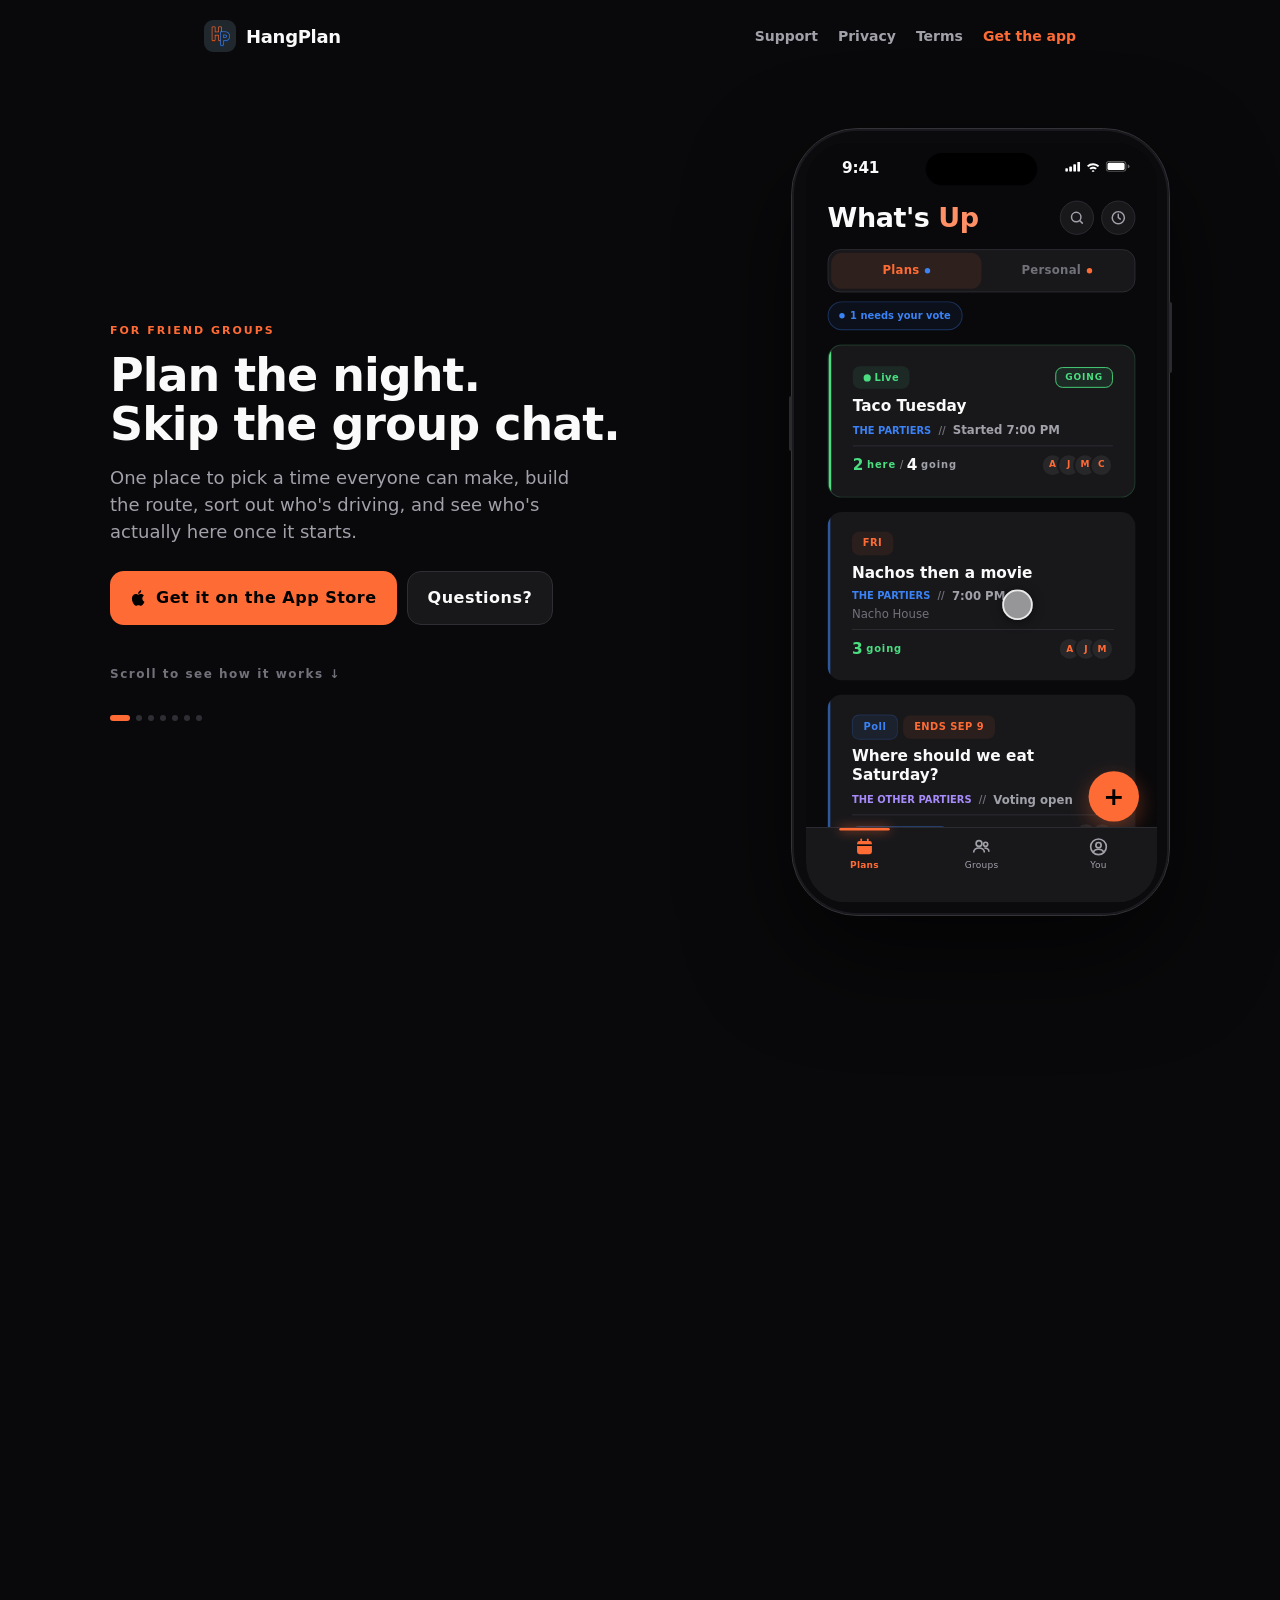
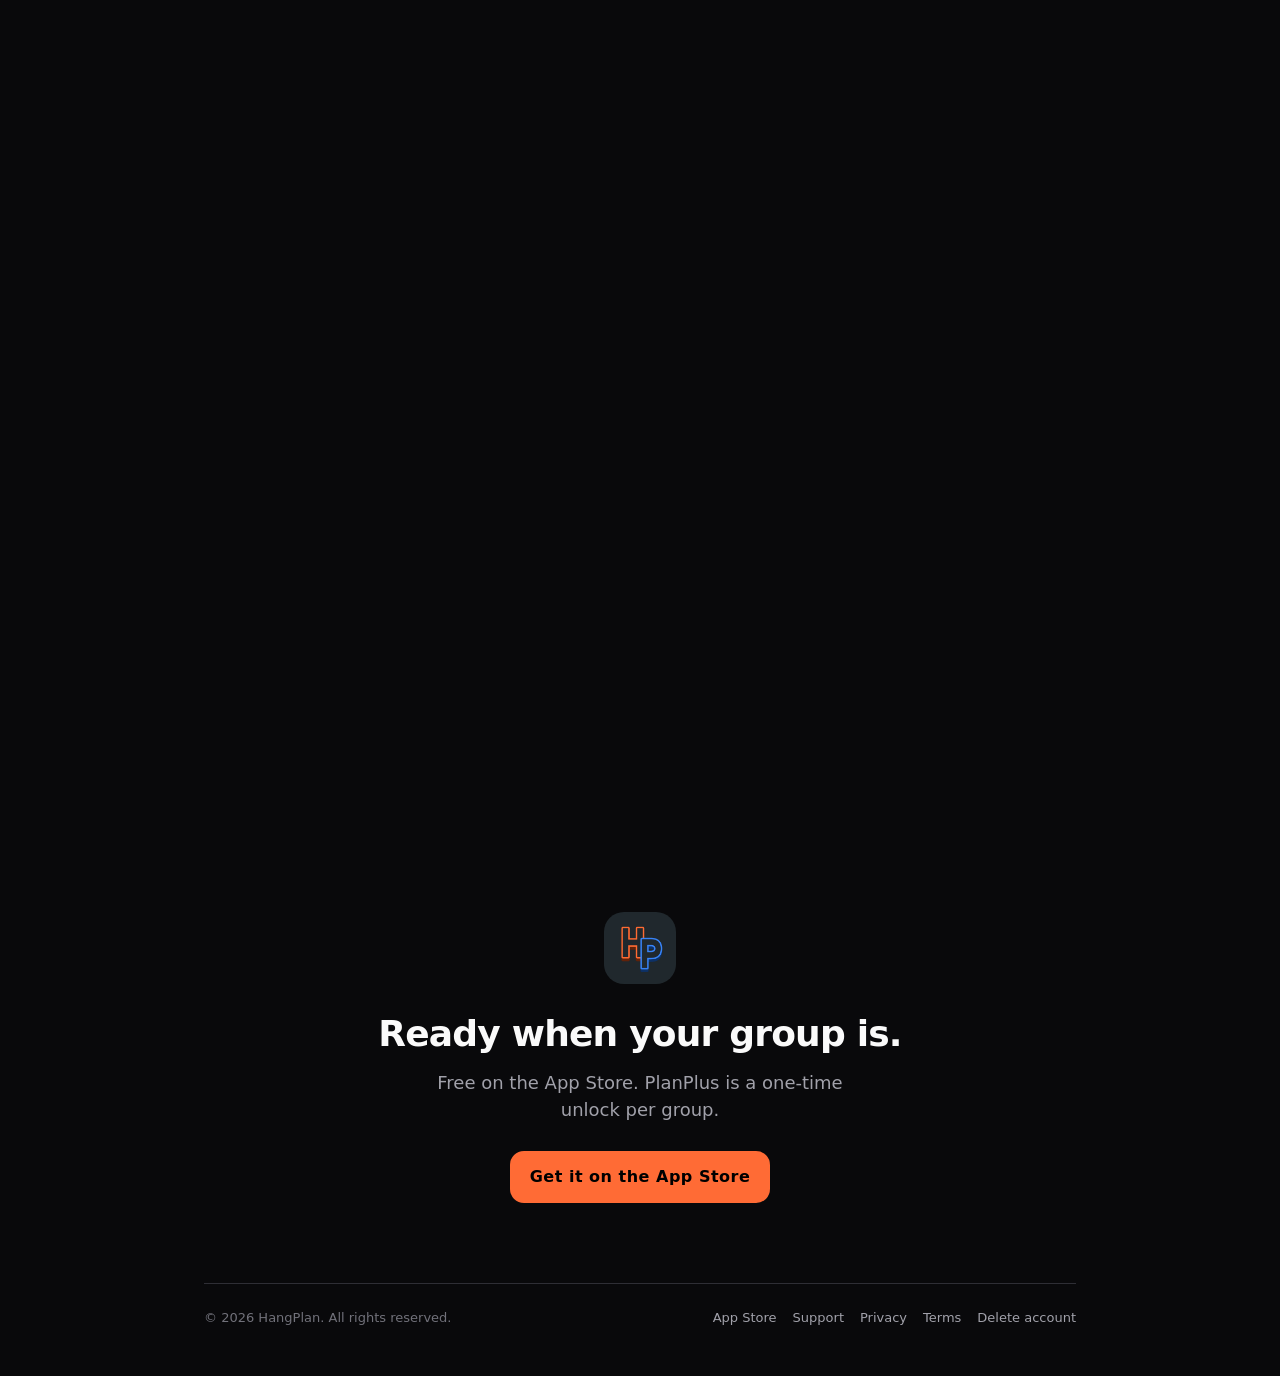
<file: index.html>
<!doctype html>
<html lang="en">
<head>
  <meta charset="utf-8">
  <meta name="viewport" content="width=device-width, initial-scale=1">
  <title>HangPlan — Plan the night with your people</title>
  <meta name="description" content="HangPlan is the group planning app: polls that find a time, routes with drive times, carpools that sort themselves, and a live screen for the night itself.">
  <link rel="icon" href="favicon.png">
  <link rel="stylesheet" href="styles.css?v=6">
  <link rel="stylesheet" href="story.css?v=6">
  <script>
    // Auth emails that fall back to the site root (recovery tokens or an error in the fragment) belong on the reset page.
    (function(){var h=location.hash||'';if(/type=recovery|error_description|error=/.test(h))location.replace('reset-password.html'+h);})();
  </script>
</head>
<body>
  <div class="wrap">
    <header class="nav">
      <a class="brand" href="index.html"><img src="icon.png" alt="">HangPlan</a>
      <nav class="links">
        <a href="support.html">Support</a>
        <a href="privacy.html">Privacy</a>
        <a href="terms.html">Terms</a>
        <a class="navcta" href="https://apps.apple.com/us/app/hangplan-organize-the-group/id6760122901">Get the app</a>
      </nav>
    </header>

    <section class="story" id="story">
      <div class="stage">
      <div class="left">
      <div class="steps">

        <div class="step on" data-screen="home">
          <div class="eyebrow">FOR FRIEND GROUPS</div>
          <h1>Plan the night.<br>Skip the group chat.</h1>
          <p class="lead">One place to pick a time everyone can make, build the route, sort out who's driving, and see who's actually here once it starts.</p>
          <div class="ctas">
            <a class="cta" href="https://apps.apple.com/us/app/hangplan-organize-the-group/id6760122901"><svg width="18" height="18" viewBox="0 0 24 24" fill="currentColor"><path d="M16.4 12.7c0-2.6 2.1-3.8 2.2-3.9-1.2-1.8-3.1-2-3.7-2-1.6-.2-3.1.9-3.9.9-.8 0-2-.9-3.4-.9-1.7 0-3.3 1-4.2 2.6-1.8 3.1-.5 7.8 1.3 10.3.9 1.2 1.9 2.6 3.2 2.6 1.3-.1 1.8-.8 3.4-.8 1.6 0 2 .8 3.4.8 1.4 0 2.3-1.3 3.1-2.5 1-1.4 1.4-2.8 1.4-2.9-.1 0-2.8-1.1-2.8-4.2zM13.9 5.1c.7-.9 1.2-2.1 1.1-3.3-1 0-2.3.7-3 1.6-.7.8-1.3 2-1.1 3.2 1.1.1 2.3-.6 3-1.5z"/></svg>Get it on the App Store</a>
            <a class="cta secondary" href="support.html">Questions?</a>
          </div>
          <div class="scrollhint">Scroll to see how it works <span>↓</span></div>
        </div>

        <div class="step" data-screen="detail">
          <div class="eyebrow">ONE-TAP RSVPS</div>
          <h2>Say you're in.<br>Or maybe. Or can't.</h2>
          <p class="lead">Every plan opens with the three buttons that matter. Everyone sees who's coming, and the chat lives right underneath.</p>
        </div>

        <div class="step" data-screen="poll">
          <div class="eyebrow" style="color:var(--going)">POLLS THAT DECIDE <span class="gold">✦ PLANPLUS</span></div>
          <h2>Can't pick a time?<br>Paint when you're free.</h2>
          <p class="lead">Drag across the hours that work. HangPlan overlays everyone's answers and finds the window. Ties spin a wheel. Find a time is a PlanPlus perk, and every group gets it with one unlock.</p>
        </div>

        <div class="step" data-screen="plan">
          <div class="eyebrow" style="color:var(--accent)">ADVANCED PLANNING <span class="gold">✦ PLANPLUS</span></div>
          <h2>Build the whole night,<br>stop by stop.</h2>
          <p class="lead">Where to meet, how long you'll stay, real drive times in between. Gaps snap shut with a tap. Everyone sees the same plan.</p>
        </div>

        <div class="step" data-screen="cars">
          <div class="eyebrow" style="color:var(--amber)">CARS</div>
          <h2>Cars that sort<br>themselves.</h2>
          <p class="lead">Everyone drives themselves unless they tap a seat. Drivers get a pickup order. Riders know exactly when to be outside.</p>
        </div>

        <div class="step" data-screen="live">
          <div class="eyebrow" style="color:var(--going)">LIVE WHEN IT STARTS</div>
          <h2>One screen for<br>the night itself.</h2>
          <p class="lead">Who's here, who's on the way, what's next. One button for the driver. Confetti when the car lands.</p>
        </div>

        <div class="step" data-screen="invite">
          <div class="eyebrow" style="color:#F472B6">PERSONAL PLANS</div>
          <h2>Dates and 1-on-1s,<br>done right.</h2>
          <p class="lead">Plans outside any group, with invitations that feel like an event instead of a text.</p>
          <div class="ctas">
            <a class="cta" href="https://apps.apple.com/us/app/hangplan-organize-the-group/id6760122901">Get it on the App Store</a>
          </div>
        </div>

      </div>
      </div>

      <div class="device-col" aria-hidden="true">
        <div class="device">
          <div class="frame">
            <div class="screens" id="screens">
              <div class="island"></div>
              <div class="statusbar"><span class="sb-time">9:41</span><span class="sb-right"><svg width="17" height="11" viewBox="0 0 17 11"><rect x="0" y="7" width="3" height="4" rx="0.8" fill="#fff"/><rect x="4.5" y="5" width="3" height="6" rx="0.8" fill="#fff"/><rect x="9" y="2.5" width="3" height="8.5" rx="0.8" fill="#fff"/><rect x="13.5" y="0" width="3" height="11" rx="0.8" fill="#fff"/></svg><svg width="16" height="11" viewBox="0 0 16 11"><path d="M8 9.2a1.4 1.4 0 110 2.8 1.4 1.4 0 010-2.8zM8 5.4c1.6 0 3 .6 4.1 1.6l-1.5 1.5A3.7 3.7 0 008 7.5c-1 0-1.9.4-2.6 1L3.9 7C5 6 6.4 5.4 8 5.4zM8 1.5c2.6 0 5 1 6.8 2.7l-1.5 1.5A7.5 7.5 0 008 3.6a7.5 7.5 0 00-5.3 2.1L1.2 4.2A9.6 9.6 0 018 1.5z" fill="#fff"/></svg><svg width="27" height="12" viewBox="0 0 27 12"><rect x="0.5" y="0.5" width="22" height="11" rx="3" stroke="#fff" stroke-opacity=".4" fill="none"/><rect x="2" y="2" width="19" height="8" rx="1.8" fill="#fff"/><path d="M24.5 4v4a2 2 0 000-4z" fill="#fff" fill-opacity=".4"/></svg></span></div>

              <!-- ============ HOME ============ -->
              <div class="screen on" data-screen="home">
                <div class="hd">
                  <div class="hd-row">
                    <div class="hd-title">What's <span>Up</span></div>
                    <div class="hd-icons">
                      <i class="ib"><svg width="18" height="18" viewBox="0 0 24 24" fill="none" stroke="#A1A1AA" stroke-width="2.2" stroke-linecap="round"><circle cx="11" cy="11" r="7"/><path d="M20 20l-3.5-3.5"/></svg></i>
                      <i class="ib"><svg width="18" height="18" viewBox="0 0 24 24" fill="none" stroke="#A1A1AA" stroke-width="2.2" stroke-linecap="round"><circle cx="12" cy="12" r="9"/><path d="M12 7v5l3 2"/></svg></i>
                    </div>
                  </div>
                  <div class="seg"><div class="seg-b on">Plans<i class="dot" style="background:#3B82F6"></i></div><div class="seg-b">Personal<i class="dot"></i></div></div>
                  <div class="chips"><div class="chip vote"><i></i>1 needs your vote</div></div>
                </div>
                <div class="list">
                  <div class="card ongoing">
                    <div class="accent" style="background:#4ADE80;opacity:1"></div>
                    <div class="cc">
                      <div class="ch"><div class="livechip"><i></i>Live</div><div class="rbadge going">GOING</div></div>
                      <div class="ct">Taco Tuesday</div>
                      <div class="cm"><span class="mg" style="color:#3B82F6">THE PARTIERS</span><span class="md">//</span><span class="mt">Started 7:00 PM</span></div>
                      <div class="cf"><div class="gb"><span class="gc">2</span><span class="gl">here</span><span class="md">/</span><span class="gc" style="color:#FAFAFA">4</span><span class="gl" style="color:#A1A1AA">going</span></div><div class="avs"><span class="av">A</span><span class="av">J</span><span class="av">M</span><span class="av">C</span></div></div>
                    </div>
                  </div>
                  <div class="card" id="home-card">
                    <div class="accent" style="background:#3B82F6"></div>
                    <div class="cc">
                      <div class="ch"><div class="datechip">FRI</div><div class="rbadge going" id="home-badge" hidden>GOING</div></div>
                      <div class="ct">Nachos then a movie</div>
                      <div class="cm"><span class="mg" style="color:#3B82F6">THE PARTIERS</span><span class="md">//</span><span class="mt">7:00 PM</span></div>
                      <div class="cl">Nacho House</div>
                      <div class="cf"><div class="gb"><span class="gc" id="home-count">3</span><span class="gl">going</span></div><div class="avs"><span class="av">A</span><span class="av">J</span><span class="av">M</span><span class="av you" id="home-you" hidden>C</span></div></div>
                    </div>
                  </div>
                  <div class="card">
                    <div class="accent" style="background:#3B82F6"></div>
                    <div class="cc">
                      <div class="ch"><div style="display:flex;gap:6px;align-items:center"><div class="pollchip">Poll</div><div class="datechip">ENDS SEP 9</div></div></div>
                      <div class="ct">Where should we eat Saturday?</div>
                      <div class="cm"><span class="mg" style="color:#A78BFA">THE OTHER PARTIERS</span><span class="md">//</span><span class="mt">Voting open</span></div>
                      <div class="cf"><div class="gb"><span class="votetag">✋ VOTE BY TUE</span><span class="gc" style="color:#3B82F6">3</span><span class="gl" style="color:#3B82F6">votes</span></div><div class="avs"><span class="av">N</span><span class="av">E</span></div></div>
                    </div>
                  </div>
                </div>
                <div class="slide-backdrop" id="home-backdrop"></div>
                <div class="slide-wrap" id="home-slide">
                  <div class="slide-title">Nachos then a movie</div>
                  <div class="slide-pill">
                    <div class="so" data-k="in"><i style="border-color:#4ADE80;color:#4ADE80">✓</i><span style="color:#4ADE80">IN</span></div>
                    <div class="so" data-k="maybe"><i style="border-color:#FBBF24;color:#FBBF24">?</i><span style="color:#FBBF24">MAYBE</span></div>
                    <div class="so" data-k="no"><i style="border-color:#FB7185;color:#FB7185">✕</i><span style="color:#FB7185">CAN'T</span></div>
                    <div class="so" data-k="hide"><i style="border-color:#A1A1AA;color:#A1A1AA">◡</i><span style="color:#A1A1AA">HIDE</span></div>
                  </div>
                  <div class="slide-hint">SLIDE, THEN LET GO</div>
                </div>
                <div class="fab">+</div>
                <div class="tabbar">
                  <div class="tab on"><svg width="22" height="22" viewBox="0 0 24 24" fill="#FF6B35"><rect x="3" y="5" width="18" height="16" rx="3"/><rect x="3" y="9" width="18" height="2" fill="#09090B"/><rect x="7" y="2" width="2" height="5" rx="1"/><rect x="15" y="2" width="2" height="5" rx="1"/></svg><span>Plans</span></div>
                  <div class="tab"><svg width="22" height="22" viewBox="0 0 24 24" fill="none" stroke="#A1A1AA" stroke-width="2"><circle cx="9" cy="8" r="3.5"/><circle cx="17" cy="9" r="2.5"/><path d="M2.5 19c0-3.5 3-5.5 6.5-5.5s6.5 2 6.5 5.5"/><path d="M15.5 13.5c3 0 5.5 1.5 5.5 4.5"/></svg><span>Groups</span></div>
                  <div class="tab"><svg width="22" height="22" viewBox="0 0 24 24" fill="none" stroke="#A1A1AA" stroke-width="2"><circle cx="12" cy="12" r="9.5"/><circle cx="12" cy="10" r="3.2"/><path d="M5.5 18.5c1.5-2.5 3.8-3.5 6.5-3.5s5 1 6.5 3.5"/></svg><span>You</span></div>
                </div>
              </div>

              <!-- ============ PLAN DETAIL ============ -->
              <div class="screen" data-screen="detail">
                <div class="topbar"><span class="back">‹ Back</span><span class="tb-right"><span class="tbpill neon">Share</span><span class="tbpill orange">Edit</span></span></div>
                <div class="pad">
                  <div class="hero">
                    <div class="herobar" style="background:#3B82F6"></div>
                    <div class="hg"><i class="hgdot" style="background:#3B82F6"></i><span class="hgname">THE PARTIERS</span><span class="hgmeta">· in 5 days</span><span class="hbadge" style="color:#3B82F6;background:rgba(59,130,246,.12);border-color:rgba(59,130,246,.3)">FRI</span></div>
                    <div class="htitle">Nachos then a movie</div>
                    <div class="hfacts">
                      <div class="hf"><svg width="16" height="16" viewBox="0 0 24 24" fill="none" stroke="#A1A1AA" stroke-width="2"><rect x="3" y="5" width="18" height="16" rx="3"/><path d="M3 10h18M8 3v4M16 3v4"/></svg><span>Fri, Sep 11 · 7:00 PM</span></div>
                      <div class="hf"><svg width="16" height="16" viewBox="0 0 24 24" fill="none" stroke="#A1A1AA" stroke-width="2"><path d="M12 21s7-6 7-11a7 7 0 10-14 0c0 5 7 11 7 11z"/><circle cx="12" cy="10" r="2.5"/></svg><span>Nacho House <em>then 1 more stop</em></span><b class="go">GO</b></div>
                    </div>
                    <div class="rsvp" id="d-rsvp">
                      <div class="rs" data-k="in">I'M IN</div><div class="rs" data-k="maybe">MAYBE</div><div class="rs" data-k="no">CAN'T</div>
                    </div>
                    <div class="hpeople"><div class="hfaces"><span class="hface" style="background:#60A5FA">A</span><span class="hface" style="background:#F472B6">J</span><span class="hface" style="background:#FBBF24">M</span><span class="hface you" id="d-you" hidden>C</span></div><span class="hptext" id="d-ptext">Alex, Jordan, Morgan are going</span></div>
                  </div>

                  <div class="sect"><div class="sh"><i class="sdot" style="background:#4ADE80"></i><span>WHO'S IN</span><span class="nudge">NUDGE 2</span></div>
                    <div class="scard rows">
                      <div class="row head"><i class="dash" style="background:#4ADE80"></i><span class="rl">GOING</span><span class="rn" style="color:#4ADE80" id="d-going-n">3</span><span class="chev">⌃</span></div>
                      <div class="row"><span class="hface" style="background:#60A5FA">A</span><span class="rname">Alex</span></div>
                      <div class="row"><span class="hface" style="background:#F472B6">J</span><span class="rname">Jordan</span></div>
                      <div class="row" id="d-you-row" hidden><span class="hface you">C</span><span class="rname">You</span></div>
                                          </div>
                  </div>

                  <div class="sect"><div class="sh"><i class="sdot" style="background:#FF6B35"></i><span>CHAT</span></div>
                    <div class="msg"><span class="hface" style="background:#60A5FA">A</span><div class="bubble"><b>Alex</b>bringing the chips 🫡<i>6:12 PM</i></div></div>
                    <div class="msg mine" id="d-msg" hidden><div class="bubble mine">leaving at 6:40, need anything?<i>6:15 PM</i></div></div>
                  </div>
                </div>
                <div class="chatbar"><div class="chatin">say something…</div><div class="send">→</div></div>
              </div>

              <!-- ============ POLL ============ -->
              <div class="screen" data-screen="poll">
                <div class="topbar"><span class="back">‹ Back</span></div>
                <div class="pad">
                  <div class="hero" style="border-color:rgba(59,130,246,.35)">
                    <div class="herobar" style="background:#3B82F6"></div>
                    <div class="hg"><span class="pollchip">Poll</span><span class="hgmeta">ends in 2 days</span><span class="gold" style="margin-left:auto">✦ PLANPLUS</span></div>
                    <div class="htitle" style="font-size:24px;line-height:28px">Trivia night. When?</div>
                    <div class="hprog"><i class="on"></i><i class="on"></i><i class="on"></i><i id="p-seg4"></i></div>
                    <div class="hgmeta" id="p-hint">3 of 4 answered · waiting on you</div>
                  </div>

                  <div class="sect"><div class="sh"><i class="check" id="p-check">✓</i><span>WHEN</span><span class="hgmeta" style="margin-left:2px">find a time</span><span class="chev" style="margin-left:auto">⌃</span></div>
                    <div class="qtext">When are you free? Drag across the hours that work.</div>
                    <div class="gridcard">
                      <div class="ghead"><span class="gh0"></span><span class="gday"><b>THU</b>10</span><span class="gday"><b>FRI</b>11</span><span class="gday"><b>SAT</b>12</span><span class="gday"><b>SUN</b>13</span></div>
                      <div class="grid" id="p-grid"></div>
                      <div class="legend"><i class="sw me"></i>You <i class="sw h1"></i><i class="sw h2"></i><i class="sw h3"></i>others free<span class="clear">⊗ CLEAR</span></div>
                    </div>
                  </div>

                  <div class="sect" id="p-best" hidden><div class="sh"><i class="sdot" style="background:#4ADE80"></i><span>BEST WINDOWS</span><span class="hgmeta">from 4 of 4</span></div>
                    <div class="bestrow"><i class="radio" id="p-radio"></i><div><div class="bt">Fri · 7:00 – 9:00 PM</div><div class="bs">EVERYONE'S FREE</div></div></div>
                    <div class="lockin" id="p-lock">LOCK IT IN</div>
                  </div>
                </div>
              </div>

              <!-- ============ ADVANCED PLAN ============ -->
              <div class="screen" data-screen="plan">
                <div class="topbar plan"><span class="back">Done</span><div class="tbc"><div class="tbt">The Plan</div><div class="tbs">Nachos then a movie</div></div><span class="gold">✦ PLANPLUS</span></div>
                <div class="pad" style="padding-top:8px">
                  <div class="caption">TALLER BLOCK = LONGER STAY</div>
                  <div class="tl" id="plan-tl">
                    <div class="trow"><span class="tt">6:30</span><div class="block meetup" style="height:56px"><div class="bacc" style="background:#F59E0B"></div><div class="bb"><div class="bth">Meet at Caden's <em>gather</em></div><div class="bsub">15 min · everyone leaves together</div></div></div></div>
                    <div class="trow con"><span class="tt"></span><div class="connector"><i></i><span class="cpill">🚗 12 min from Caden's</span></div></div>
                    <div class="trow"><span class="tt">7:00</span><div class="block" style="height:92px"><div class="bacc" style="background:#3B82F6"></div><div class="bb"><div class="bth">Nacho House</div><div class="bsub">1 hr · tacos first</div></div><div class="grip"></div></div></div>
                    <div class="trow con"><span class="tt"></span><div class="connector"><i></i><span class="cpill">🚗 8 min from Nacho House</span></div></div>
                    <div class="trow"><span class="tt">8:15</span><div class="block" id="plan-movie" style="height:132px"><div class="bacc" style="background:#FF6B35"></div><div class="bb"><div class="bth">Movie</div><div class="bsub" id="plan-movie-sub">2 hr 10 · tickets bought</div></div><div class="grip"></div></div></div>
                    <div class="trow gap" id="plan-gap"><span class="tt"></span><div class="free">20m free · tap to stay at Movie</div></div>
                    <div class="trow con"><span class="tt"></span><div class="connector"><i></i><span class="cpill">🚗 6 min from Movie</span></div></div>
                    <div class="trow"><span class="tt" id="plan-ice-t">10:50</span><div class="block" style="height:60px"><div class="bacc" style="background:#4ADE80"></div><div class="bb"><div class="bth">Ice cream</div><div class="bsub">30 min · optional</div></div></div></div>
                    <div class="trow"><span class="tt"></span><div class="addstop">+ Add stop</div></div>
                  </div>
                </div>
              </div>

              <!-- ============ CARS ============ -->
              <div class="screen" data-screen="cars">
                <div class="topbar"><span class="back">‹ Back</span></div>
                <div class="pad">
                  <div class="hero compact">
                    <div class="herobar" style="background:#3B82F6"></div>
                    <div class="hg"><i class="hgdot" style="background:#3B82F6"></i><span class="hgname">THE PARTIERS</span><span class="hbadge" style="color:#3B82F6;background:rgba(59,130,246,.12);border-color:rgba(59,130,246,.3)">FRI</span></div>
                    <div class="htitle" style="font-size:24px;line-height:28px">Nachos then a movie</div>
                  </div>
                  <div class="sect"><div class="sh"><i class="sdot" style="background:#F59E0B"></i><span>CARS</span><span class="hgmeta" id="c-count">2 cars · 5 seats open</span><span class="mypill" style="margin-left:auto">I CAN DRIVE</span></div>
                    <div class="scard car" id="car-alex">
                      <div class="carrow"><span class="hface big" style="background:#60A5FA">A</span><div class="carinfo"><div class="carname">Alex's car</div><div class="carsub" id="c-alex-sub">Leaves 6:25 · from the meetup</div></div></div>
                      <div class="seats"><span class="seat full" style="--c:#60A5FA">A</span><span class="seat" id="c-seat1"></span><span class="seat"></span><span class="seat"></span><span class="seathint" id="c-hint1">TAP A SEAT</span></div>
                    </div>
                    <div class="scard car">
                      <div class="carrow"><span class="hface big" style="background:#FBBF24">M</span><div class="carinfo"><div class="carname">Morgan's car</div><div class="carsub">Leaves 6:35 · from home</div></div></div>
                      <div class="seats"><span class="seat full" style="--c:#FBBF24">M</span><span class="seat" id="c-seat2"></span><span class="seat"></span><span class="seathint">TAP A SEAT</span></div>
                    </div>
                    <div class="scard needs" id="c-needs">
                      <div class="needslabel">NEEDS A RIDE</div>
                      <div class="needstext">Jordan hasn't got a seat yet.</div>
                      <div class="pull" id="c-pull">+ JORDAN</div>
                    </div>
                    <div class="needride" id="c-self">I need a ride</div>
                  </div>
                </div>
              </div>

              <!-- ============ LIVE ============ -->
              <div class="screen" data-screen="live">
                <div class="livehd">
                  <div class="chevdown">⌄</div>
                  <div class="liverow"><i class="pulse"></i><span>LIVE · YOU'RE DRIVING</span></div>
                  <div class="livetitle">Nachos then a movie</div>
                  <div class="livesub" id="l-sub">1 of 2 picked up · 1 to go</div>
                </div>
                <div class="pad" style="padding-top:24px">
                  <div class="nowcard" id="l-now">
                    <div class="nowlabel" id="l-label">NEXT STOP · PICKUP 2 OF 2</div>
                    <div class="nowtitle" id="l-title">Jordan</div>
                    <div class="nowsub" id="l-nsub">1498 Maple Hills Drive</div>
                    <div class="facts" id="l-facts"><span style="color:#F59E0B">⏱ there by 6:48</span><span>👤 waiting for you</span></div>
                    <div class="dirbtn" id="l-dir"><span>➤</span><b id="l-dirtext">1498 Maple Hills Drive</b><span>›</span></div>
                  </div>
                  <div class="sect"><div class="sh"><i class="sdot" style="background:#F59E0B"></i><span>YOUR TRIP</span><span class="hgmeta">arrive 7:00 PM</span></div>
                    <div class="scard trip">
                      <div class="trow2 done"><i></i><span>Head out</span><b style="color:#4ADE80">✓</b></div>
                      <div class="trow2 done"><i></i><span>Morgan</span><b style="color:#4ADE80">✓</b></div>
                      <div class="trow2 current" id="l-t-jordan"><i></i><span>Jordan</span><b></b></div>
                      <div class="trow2" id="l-t-dest"><i></i><span>Nacho House</span><b>7:00 PM</b></div>
                    </div>
                    <div class="riders"><div class="rchip"><span class="hface" style="background:#FBBF24">M</span><div><div class="rcn">Morgan</div><div class="rcs" style="color:#4ADE80">PICKED UP</div></div></div><div class="rchip"><span class="hface" style="background:#F472B6">J</span><div><div class="rcn">Jordan</div><div class="rcs" id="l-jstate" style="color:#71717A">WAITING</div></div></div></div>
                  </div>
                </div>
                <div class="livecta"><div class="ctabtn" id="l-cta">Picked up Jordan</div></div>
                <div class="confetti" id="l-conf"></div>
              </div>

              <!-- ============ PERSONAL INVITE ============ -->
              <div class="screen invite" data-screen="invite">
                <div class="wash"></div>
                <div class="close">✕</div>
                <div class="ibody">
                  <div class="fromrow"><span class="fromring"><span class="fromav">A</span></span><span class="fromlabel">ALEX INVITED YOU</span></div>
                  <div class="iemoji" id="i-emoji">🌮</div>
                  <div class="ititle">Tacos &amp; a walk</div>
                  <div class="iline"></div>
                  <div class="ifacts">
                    <div class="if"><svg width="16" height="16" viewBox="0 0 24 24" fill="none" stroke="#A1A1AA" stroke-width="2"><rect x="3" y="5" width="18" height="16" rx="3"/><path d="M3 10h18M8 3v4M16 3v4"/></svg>Sat, Sep 12 · 6:30 PM</div>
                    <div class="if"><svg width="16" height="16" viewBox="0 0 24 24" fill="none" stroke="#A1A1AA" stroke-width="2"><path d="M12 21s7-6 7-11a7 7 0 10-14 0c0 5 7 11 7 11z"/><circle cx="12" cy="10" r="2.5"/></svg>Nacho House</div>
                    <div class="inote">“no phones, just tacos”</div>
                  </div>
                  <div class="igoing"><span class="hface" style="background:#60A5FA;border-color:#09090B">A</span><span class="hface" style="background:#FBBF24;border-color:#09090B;margin-left:-8px">M</span><span class="igtext">Alex + 1 going</span></div>
                  <div class="ianswer">
                    <div class="youin" id="i-youin" hidden>✓ YOU'RE IN</div>
                    <div class="icta" id="i-cta">I'M IN &nbsp;🌮</div>
                    <div class="ighost" id="i-ghost">Can't make it</div>
                  </div>
                </div>
                <div class="confetti" id="i-conf"></div>
              </div>

              <div class="finger" id="finger"></div>
            </div>
          </div>
        </div>
      </div>
      </div>
    </section>

    <section class="closing">
      <img src="icon.png" alt="" class="closing-icon">
      <h2>Ready when your group is.</h2>
      <p class="lead">Free on the App Store. PlanPlus is a one-time unlock per group.</p>
      <a class="cta" href="https://apps.apple.com/us/app/hangplan-organize-the-group/id6760122901">Get it on the App Store</a>
    </section>

    <footer>
      <div>© <span id="y"></span> HangPlan. All rights reserved.</div>
      <nav><a href="https://apps.apple.com/us/app/hangplan-organize-the-group/id6760122901">App Store</a><a href="support.html">Support</a><a href="privacy.html">Privacy</a><a href="terms.html">Terms</a><a href="delete-account.html">Delete account</a></nav>
    </footer>
  </div>
  <script>document.getElementById('y').textContent = new Date().getFullYear();</script>
  <script src="story.js?v=6"></script>
</body>
</html>
</file>
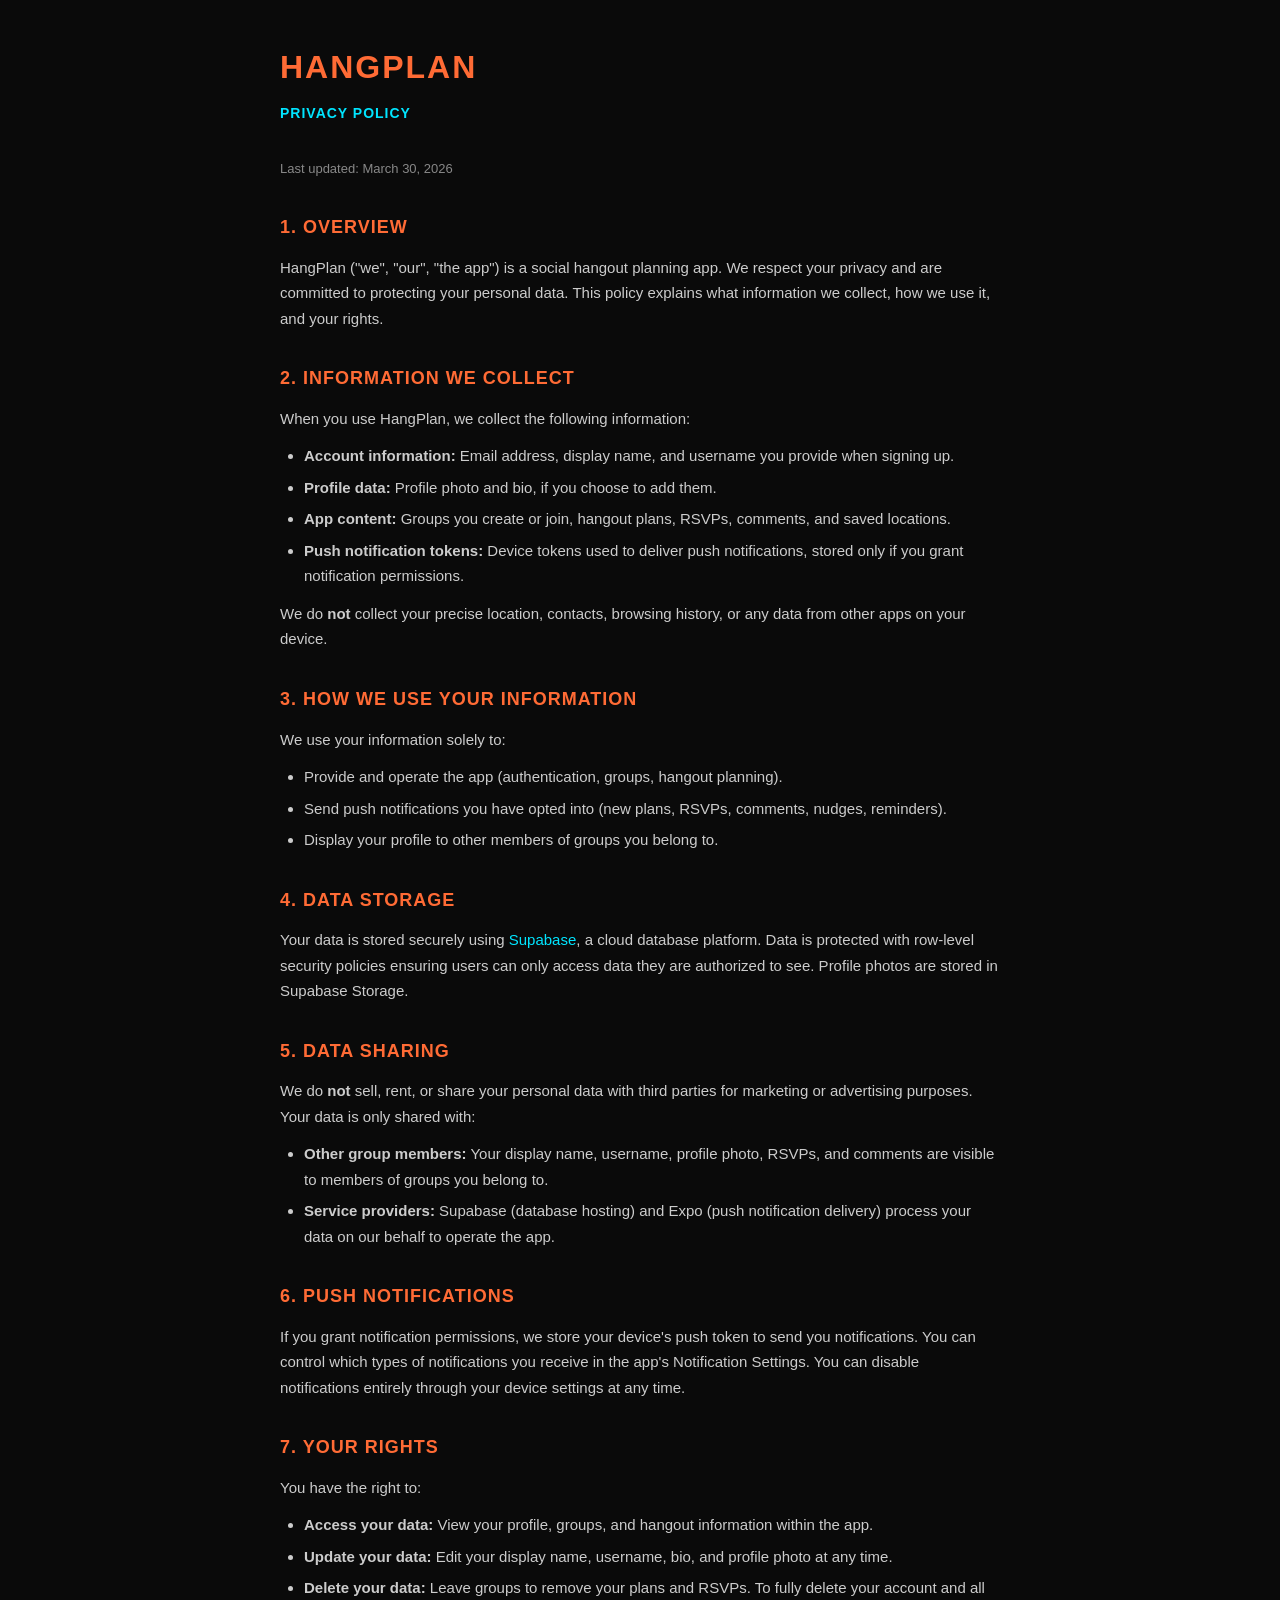
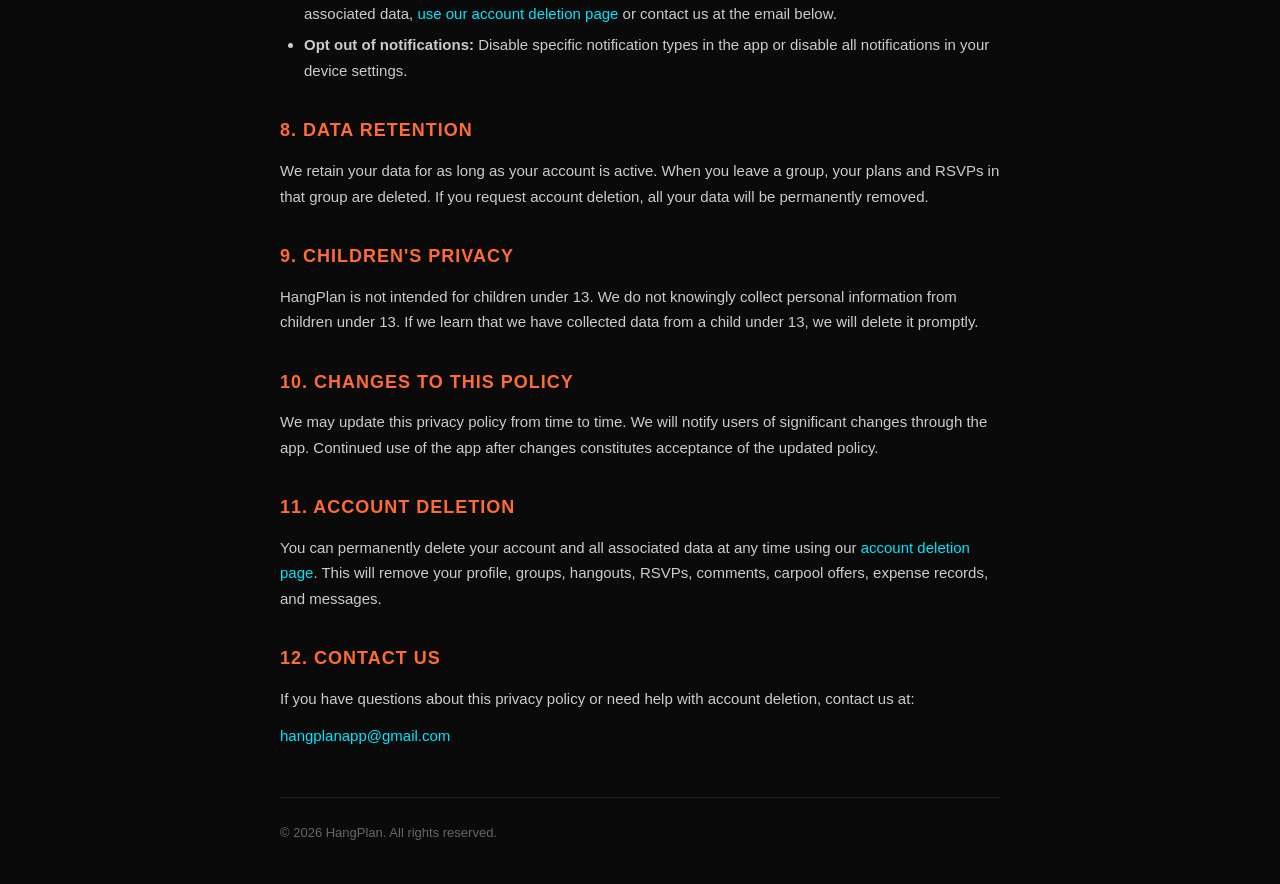
<file: index1.html>
<!DOCTYPE html>
<html lang="en">
<head>
  <meta charset="UTF-8">
  <meta name="viewport" content="width=device-width, initial-scale=1.0">
  <title>HangPlan - Privacy Policy</title>
  <style>
    * { margin: 0; padding: 0; box-sizing: border-box; }
    body {
      font-family: -apple-system, BlinkMacSystemFont, 'Segoe UI', Roboto, sans-serif;
      background: #0A0A0A;
      color: #E0E0E0;
      line-height: 1.7;
      padding: 40px 20px;
    }
    .container {
      max-width: 720px;
      margin: 0 auto;
    }
    h1 {
      font-size: 32px;
      font-weight: 900;
      color: #FF6B35;
      letter-spacing: 2px;
      margin-bottom: 8px;
    }
    .subtitle {
      color: #00E5FF;
      font-size: 14px;
      font-weight: 700;
      letter-spacing: 1px;
      margin-bottom: 32px;
    }
    .updated {
      color: #888;
      font-size: 13px;
      margin-bottom: 32px;
    }
    h2 {
      font-size: 18px;
      font-weight: 800;
      color: #FF6B35;
      letter-spacing: 1px;
      margin-top: 32px;
      margin-bottom: 12px;
    }
    p, li {
      color: #CCC;
      font-size: 15px;
      margin-bottom: 12px;
    }
    ul {
      padding-left: 24px;
      margin-bottom: 12px;
    }
    li { margin-bottom: 6px; }
    a { color: #00E5FF; text-decoration: none; }
    a:hover { text-decoration: underline; }
    .footer {
      margin-top: 48px;
      padding-top: 24px;
      border-top: 1px solid #222;
      color: #666;
      font-size: 13px;
    }
  </style>
</head>
<body>
  <div class="container">
    <h1>HANGPLAN</h1>
    <div class="subtitle">PRIVACY POLICY</div>
    <p class="updated">Last updated: March 30, 2026</p>

    <h2>1. OVERVIEW</h2>
    <p>HangPlan ("we", "our", "the app") is a social hangout planning app. We respect your privacy and are committed to protecting your personal data. This policy explains what information we collect, how we use it, and your rights.</p>

    <h2>2. INFORMATION WE COLLECT</h2>
    <p>When you use HangPlan, we collect the following information:</p>
    <ul>
      <li><strong>Account information:</strong> Email address, display name, and username you provide when signing up.</li>
      <li><strong>Profile data:</strong> Profile photo and bio, if you choose to add them.</li>
      <li><strong>App content:</strong> Groups you create or join, hangout plans, RSVPs, comments, and saved locations.</li>
      <li><strong>Push notification tokens:</strong> Device tokens used to deliver push notifications, stored only if you grant notification permissions.</li>
    </ul>
    <p>We do <strong>not</strong> collect your precise location, contacts, browsing history, or any data from other apps on your device.</p>

    <h2>3. HOW WE USE YOUR INFORMATION</h2>
    <p>We use your information solely to:</p>
    <ul>
      <li>Provide and operate the app (authentication, groups, hangout planning).</li>
      <li>Send push notifications you have opted into (new plans, RSVPs, comments, nudges, reminders).</li>
      <li>Display your profile to other members of groups you belong to.</li>
    </ul>

    <h2>4. DATA STORAGE</h2>
    <p>Your data is stored securely using <a href="https://supabase.com">Supabase</a>, a cloud database platform. Data is protected with row-level security policies ensuring users can only access data they are authorized to see. Profile photos are stored in Supabase Storage.</p>

    <h2>5. DATA SHARING</h2>
    <p>We do <strong>not</strong> sell, rent, or share your personal data with third parties for marketing or advertising purposes. Your data is only shared with:</p>
    <ul>
      <li><strong>Other group members:</strong> Your display name, username, profile photo, RSVPs, and comments are visible to members of groups you belong to.</li>
      <li><strong>Service providers:</strong> Supabase (database hosting) and Expo (push notification delivery) process your data on our behalf to operate the app.</li>
    </ul>

    <h2>6. PUSH NOTIFICATIONS</h2>
    <p>If you grant notification permissions, we store your device's push token to send you notifications. You can control which types of notifications you receive in the app's Notification Settings. You can disable notifications entirely through your device settings at any time.</p>

    <h2>7. YOUR RIGHTS</h2>
    <p>You have the right to:</p>
    <ul>
      <li><strong>Access your data:</strong> View your profile, groups, and hangout information within the app.</li>
      <li><strong>Update your data:</strong> Edit your display name, username, bio, and profile photo at any time.</li>
      <li><strong>Delete your data:</strong> Leave groups to remove your plans and RSVPs. To fully delete your account and all associated data, <a href="https://cadencarver.github.io/hangplan/delete-account.html">use our account deletion page</a> or contact us at the email below.</li>
      <li><strong>Opt out of notifications:</strong> Disable specific notification types in the app or disable all notifications in your device settings.</li>
    </ul>

    <h2>8. DATA RETENTION</h2>
    <p>We retain your data for as long as your account is active. When you leave a group, your plans and RSVPs in that group are deleted. If you request account deletion, all your data will be permanently removed.</p>

    <h2>9. CHILDREN'S PRIVACY</h2>
    <p>HangPlan is not intended for children under 13. We do not knowingly collect personal information from children under 13. If we learn that we have collected data from a child under 13, we will delete it promptly.</p>

    <h2>10. CHANGES TO THIS POLICY</h2>
    <p>We may update this privacy policy from time to time. We will notify users of significant changes through the app. Continued use of the app after changes constitutes acceptance of the updated policy.</p>

    <h2>11. ACCOUNT DELETION</h2>
    <p>You can permanently delete your account and all associated data at any time using our <a href="https://cadencarver.github.io/hangplan/delete-account.html">account deletion page</a>. This will remove your profile, groups, hangouts, RSVPs, comments, carpool offers, expense records, and messages.</p>

    <h2>12. CONTACT US</h2>
    <p>If you have questions about this privacy policy or need help with account deletion, contact us at:</p>
    <p><a href="mailto:hangplanapp@gmail.com">hangplanapp@gmail.com</a></p>

    <div class="footer">
      &copy; 2026 HangPlan. All rights reserved.
    </div>
  </div>
</body>
</html>
</file>
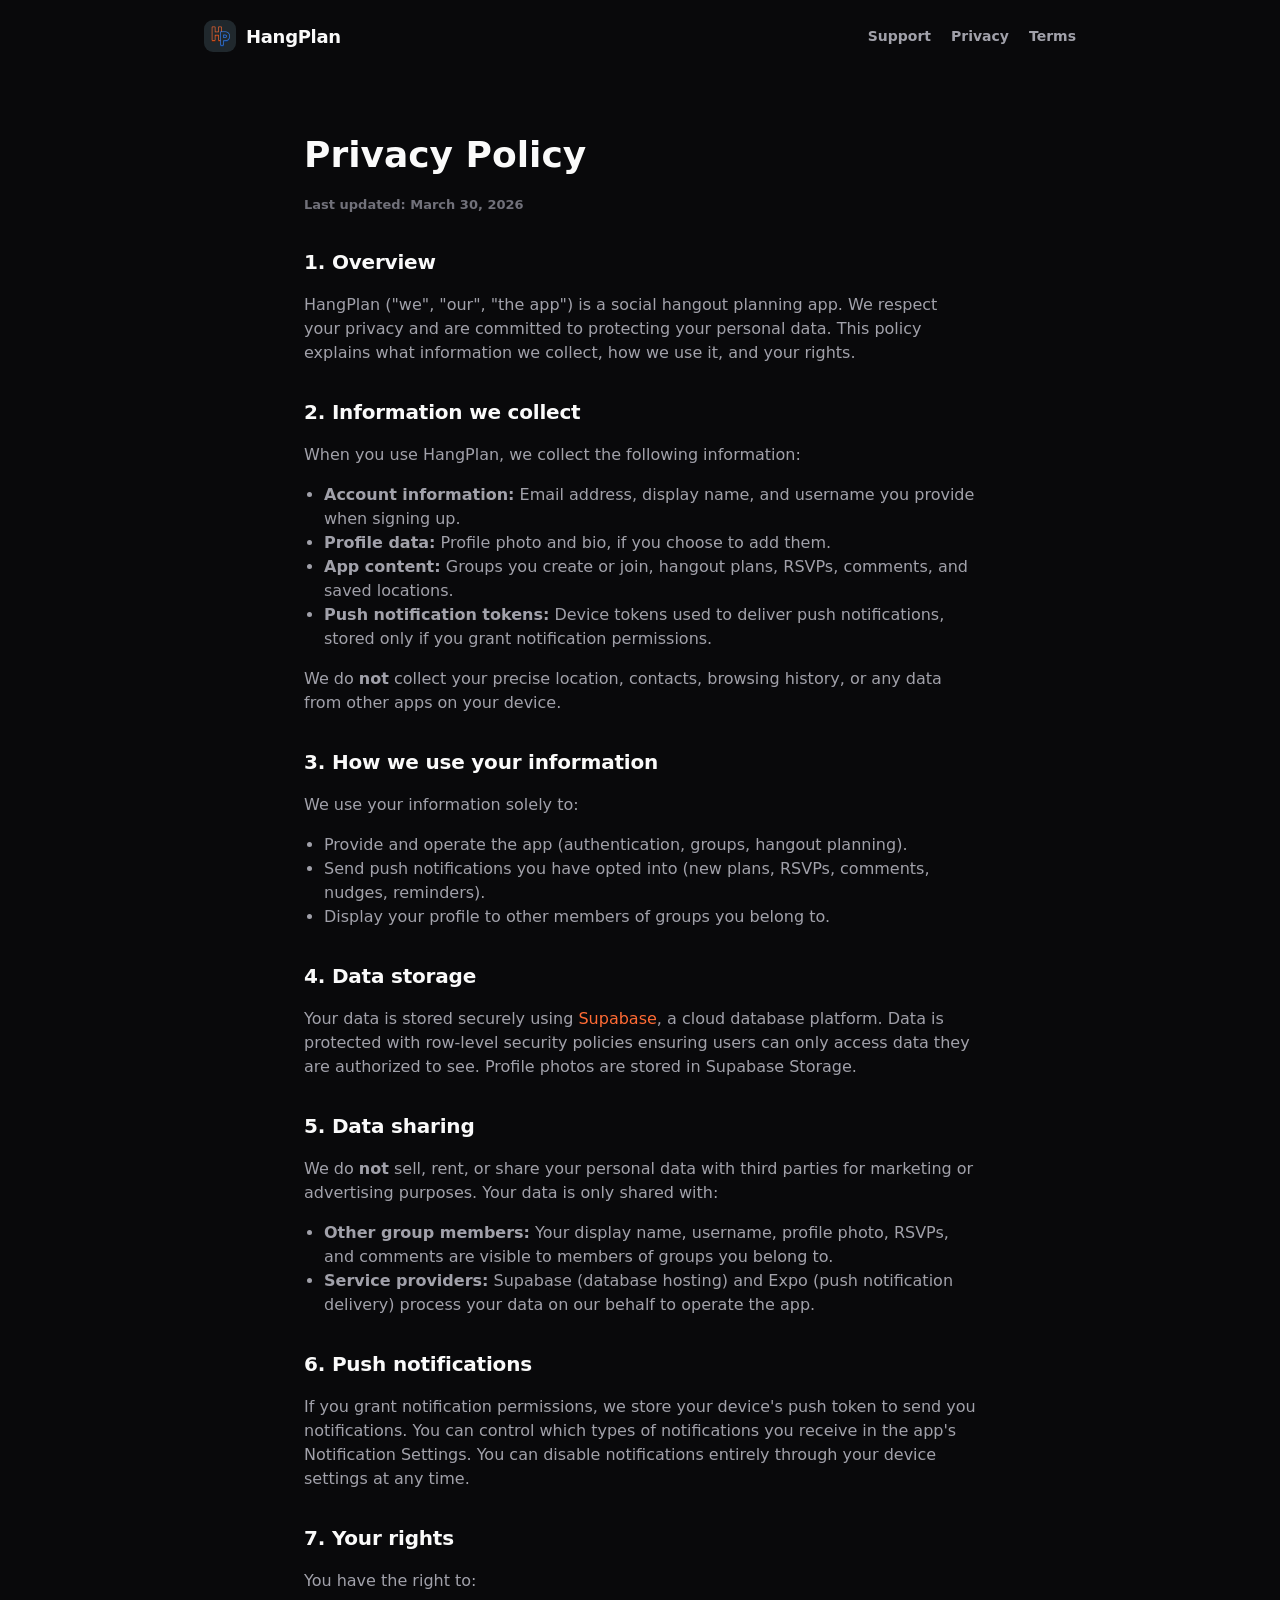
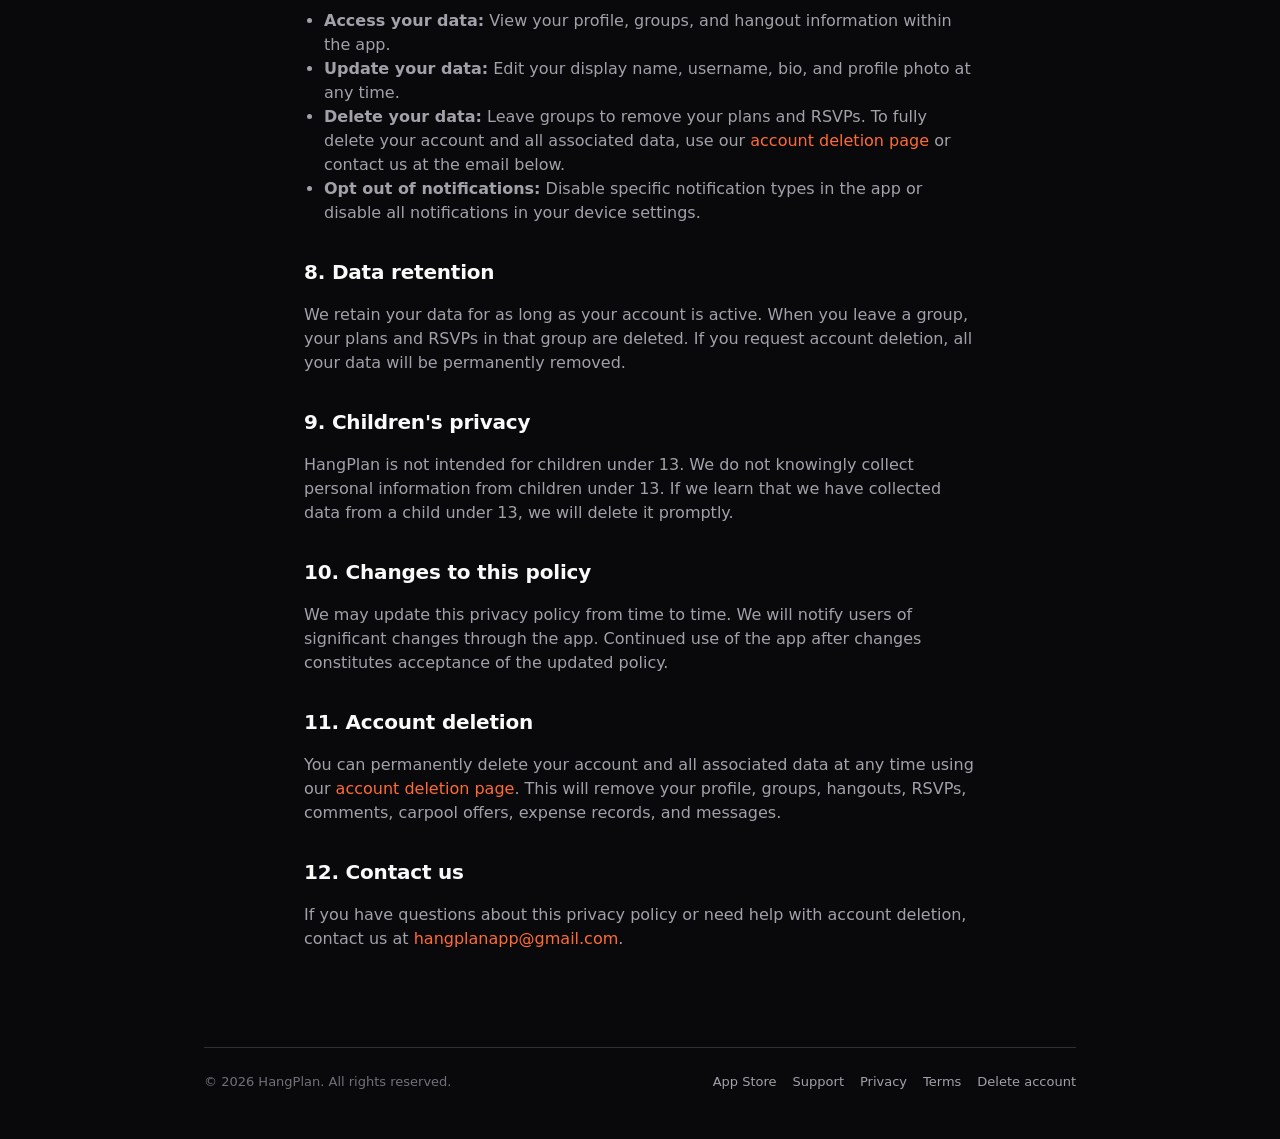
<file: privacy.html>
<!doctype html>
<html lang="en">
<head>
  <meta charset="utf-8">
  <meta name="viewport" content="width=device-width, initial-scale=1">
  <title>HangPlan Privacy Policy</title>
  <link rel="icon" href="favicon.png">
  <link rel="stylesheet" href="styles.css">
</head>
<body>
  <div class="wrap">
    <header class="nav">
      <a class="brand" href="index.html"><img src="icon.png" alt="">HangPlan</a>
      <nav class="links"><a href="support.html">Support</a><a href="privacy.html">Privacy</a><a href="terms.html">Terms</a></nav>
    </header>
  </div>
  <main class="doc">
    <h1>Privacy Policy</h1>
    <p class="updated">Last updated: March 30, 2026</p>

    <h2>1. Overview</h2>
    <p>HangPlan ("we", "our", "the app") is a social hangout planning app. We respect your privacy and are committed to protecting your personal data. This policy explains what information we collect, how we use it, and your rights.</p>

    <h2>2. Information we collect</h2>
    <p>When you use HangPlan, we collect the following information:</p>
    <ul>
      <li><strong>Account information:</strong> Email address, display name, and username you provide when signing up.</li>
      <li><strong>Profile data:</strong> Profile photo and bio, if you choose to add them.</li>
      <li><strong>App content:</strong> Groups you create or join, hangout plans, RSVPs, comments, and saved locations.</li>
      <li><strong>Push notification tokens:</strong> Device tokens used to deliver push notifications, stored only if you grant notification permissions.</li>
    </ul>
    <p>We do <strong>not</strong> collect your precise location, contacts, browsing history, or any data from other apps on your device.</p>

    <h2>3. How we use your information</h2>
    <p>We use your information solely to:</p>
    <ul>
      <li>Provide and operate the app (authentication, groups, hangout planning).</li>
      <li>Send push notifications you have opted into (new plans, RSVPs, comments, nudges, reminders).</li>
      <li>Display your profile to other members of groups you belong to.</li>
    </ul>

    <h2>4. Data storage</h2>
    <p>Your data is stored securely using <a href="https://supabase.com">Supabase</a>, a cloud database platform. Data is protected with row-level security policies ensuring users can only access data they are authorized to see. Profile photos are stored in Supabase Storage.</p>

    <h2>5. Data sharing</h2>
    <p>We do <strong>not</strong> sell, rent, or share your personal data with third parties for marketing or advertising purposes. Your data is only shared with:</p>
    <ul>
      <li><strong>Other group members:</strong> Your display name, username, profile photo, RSVPs, and comments are visible to members of groups you belong to.</li>
      <li><strong>Service providers:</strong> Supabase (database hosting) and Expo (push notification delivery) process your data on our behalf to operate the app.</li>
    </ul>

    <h2>6. Push notifications</h2>
    <p>If you grant notification permissions, we store your device's push token to send you notifications. You can control which types of notifications you receive in the app's Notification Settings. You can disable notifications entirely through your device settings at any time.</p>

    <h2>7. Your rights</h2>
    <p>You have the right to:</p>
    <ul>
      <li><strong>Access your data:</strong> View your profile, groups, and hangout information within the app.</li>
      <li><strong>Update your data:</strong> Edit your display name, username, bio, and profile photo at any time.</li>
      <li><strong>Delete your data:</strong> Leave groups to remove your plans and RSVPs. To fully delete your account and all associated data, use our <a href="delete-account.html">account deletion page</a> or contact us at the email below.</li>
      <li><strong>Opt out of notifications:</strong> Disable specific notification types in the app or disable all notifications in your device settings.</li>
    </ul>

    <h2>8. Data retention</h2>
    <p>We retain your data for as long as your account is active. When you leave a group, your plans and RSVPs in that group are deleted. If you request account deletion, all your data will be permanently removed.</p>

    <h2>9. Children's privacy</h2>
    <p>HangPlan is not intended for children under 13. We do not knowingly collect personal information from children under 13. If we learn that we have collected data from a child under 13, we will delete it promptly.</p>

    <h2>10. Changes to this policy</h2>
    <p>We may update this privacy policy from time to time. We will notify users of significant changes through the app. Continued use of the app after changes constitutes acceptance of the updated policy.</p>

    <h2>11. Account deletion</h2>
    <p>You can permanently delete your account and all associated data at any time using our <a href="delete-account.html">account deletion page</a>. This will remove your profile, groups, hangouts, RSVPs, comments, carpool offers, expense records, and messages.</p>

    <h2>12. Contact us</h2>
    <p>If you have questions about this privacy policy or need help with account deletion, contact us at <a href="mailto:hangplanapp@gmail.com">hangplanapp@gmail.com</a>.</p>
  </main>
  <div class="wrap"><footer><div>© <span id="y"></span> HangPlan. All rights reserved.</div><nav><a href="https://apps.apple.com/us/app/hangplan-organize-the-group/id6760122901">App Store</a><a href="support.html">Support</a><a href="privacy.html">Privacy</a><a href="terms.html">Terms</a><a href="delete-account.html">Delete account</a></nav></footer></div>
  <script>document.getElementById('y').textContent = new Date().getFullYear();</script>
</body>
</html>
</file>
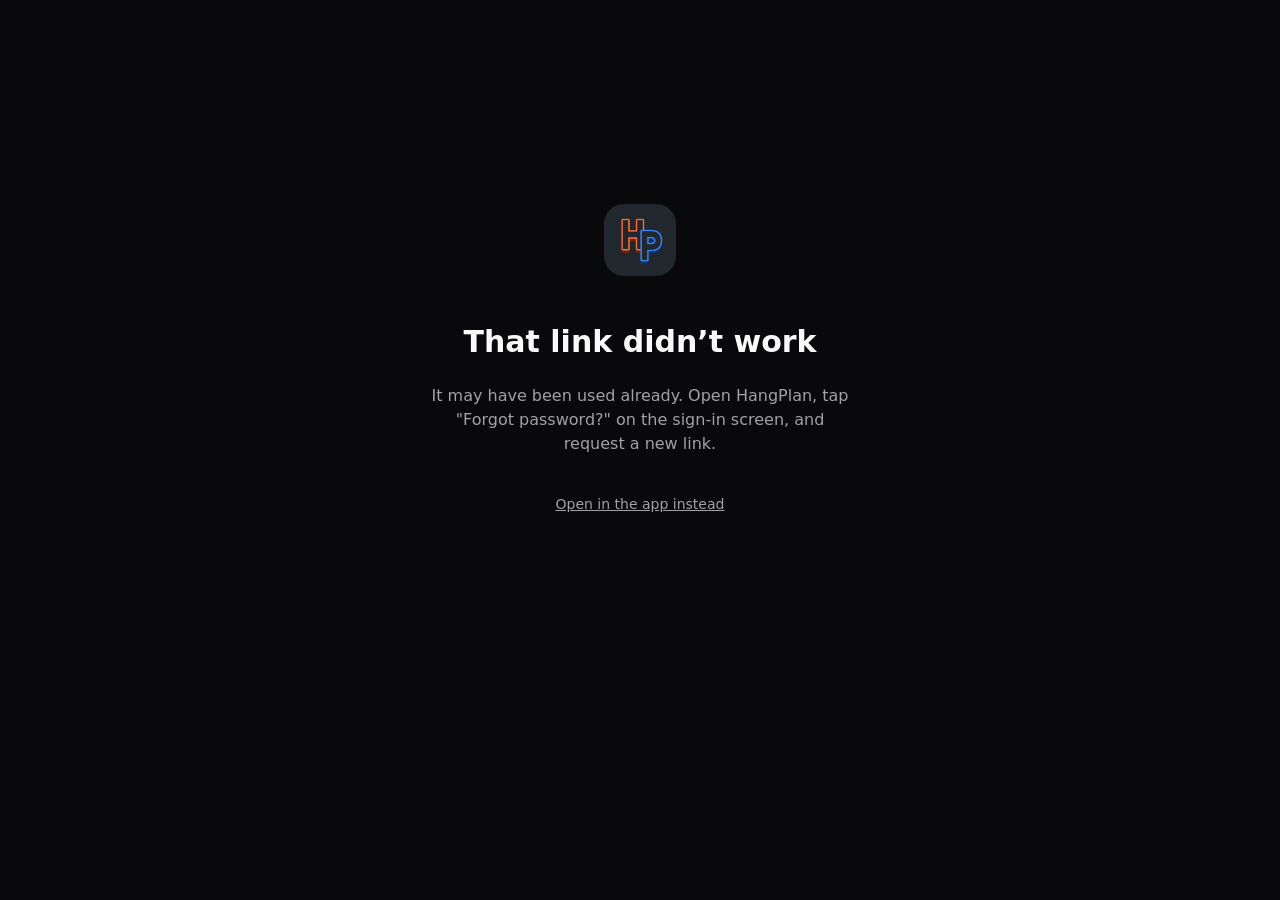
<file: reset-password.html>
<!doctype html>
<html lang="en">
<head>
  <meta charset="utf-8">
  <meta name="viewport" content="width=device-width, initial-scale=1">
  <title>Reset your HangPlan password</title>
  <meta name="robots" content="noindex">
  <link rel="icon" href="favicon.png">
  <link rel="stylesheet" href="styles.css">
  <style>
    .field { width: 100%; box-sizing: border-box; background: var(--surface); color: var(--text); border: 1px solid var(--border); border-radius: 14px; padding: 14px 16px; font-size: 17px; margin-top: 12px; outline: none; }
    .field:focus { border-color: var(--primary); }
    .btn { width: 100%; box-sizing: border-box; justify-content: center; margin-top: 16px; border: 0; cursor: pointer; font-size: 15px; }
    .btn[disabled] { opacity: 0.4; cursor: default; }
    .hint { font-size: 14px; min-height: 20px; margin: 10px 0 0; }
    .hint.err { color: #F87171; }
    .alt { display: inline-block; margin-top: 22px; font-size: 14px; color: var(--text-2); text-decoration: underline; }
  </style>
</head>
<body>
  <!--
    Supabase's password-reset email lands here with the session tokens in the
    URL fragment (#access_token=…&refresh_token=…&type=recovery). The new
    password is saved straight from this page through Supabase's auth API, so
    it works in any browser — Gmail's in-app browser included — without needing
    the app to open. "Open in HangPlan" is offered as an alternative.
  -->
  <div class="center">
    <div class="box">
      <img src="icon.png" alt="">
      <h1 id="title">Pick a new password</h1>
      <p id="msg">At least 8 characters. Then sign in to HangPlan with it.</p>

      <form id="form" hidden autocomplete="on">
        <input class="field" id="pw" type="password" placeholder="New password" autocomplete="new-password" minlength="8" required>
        <input class="field" id="pw2" type="password" placeholder="Type it again" autocomplete="new-password" minlength="8" required>
        <p class="hint" id="hint"></p>
        <button class="cta btn" id="save" type="submit">SAVE PASSWORD</button>
      </form>

      <p id="done" hidden>
        <a class="cta" id="openapp" href="hangplan://">Open HangPlan</a>
      </p>
      <a class="alt" id="alt" href="#" hidden>Open in the app instead</a>
    </div>
  </div>
  <script>
    (function () {
      var SUPABASE_URL = 'https://zboorjnvmdulpioqprvg.supabase.co';
      var ANON_KEY = 'eyJhbGciOiJIUzI1NiIsInR5cCI6IkpXVCJ9.eyJpc3MiOiJzdXBhYmFzZSIsInJlZiI6Inpib29yam52bWR1bHBpb3FwcnZnIiwicm9sZSI6ImFub24iLCJpYXQiOjE3NzI2ODE0NjIsImV4cCI6MjA4ODI1NzQ2Mn0.zR9LGBXe_Pq9P9jq4xYti1U6ZwnXJ3VSYnrT6z7w51k';

      var $ = function (id) { return document.getElementById(id); };
      var hash = window.location.hash || '';
      var search = window.location.search || '';
      var params = new URLSearchParams(hash.replace(/^#/, '') + '&' + search.replace(/^\?/, ''));
      var access = params.get('access_token');
      var err = params.get('error_description') || params.get('error');

      function fail(title, text) {
        $('title').textContent = title;
        $('msg').textContent = text;
        $('form').hidden = true;
        $('alt').hidden = true;
      }

      if (err) {
        fail('That link has expired', decodeURIComponent(err.replace(/\+/g, ' ')) + '. Request a new one from the sign-in screen in the app.');
        return;
      }
      if (!access) {
        fail('That link didn’t work', 'It may have been used already. Open HangPlan, tap "Forgot password?" on the sign-in screen, and request a new link.');
        return;
      }

      // Hand-off to the app is optional; it only works from a real tap.
      var alt = $('alt');
      alt.href = 'hangplan://reset-password' + hash;
      alt.hidden = false;

      var form = $('form'), pw = $('pw'), pw2 = $('pw2'), hint = $('hint'), save = $('save');
      form.hidden = false;
      pw.focus();

      function check() {
        var ok = pw.value.length >= 8 && pw.value === pw2.value;
        save.disabled = !ok;
        hint.className = 'hint';
        hint.textContent = (pw2.value && pw.value !== pw2.value) ? 'Those don’t match yet.' : '';
        return ok;
      }
      pw.addEventListener('input', check);
      pw2.addEventListener('input', check);
      check();

      form.addEventListener('submit', function (e) {
        e.preventDefault();
        if (!check()) return;
        save.disabled = true;
        save.textContent = 'SAVING…';
        fetch(SUPABASE_URL + '/auth/v1/user', {
          method: 'PUT',
          headers: { 'apikey': ANON_KEY, 'Authorization': 'Bearer ' + access, 'Content-Type': 'application/json' },
          body: JSON.stringify({ password: pw.value })
        }).then(function (r) { return r.json().then(function (j) { return { ok: r.ok, body: j }; }); })
          .then(function (res) {
            if (!res.ok) throw new Error(res.body.msg || res.body.error_description || res.body.message || 'Something went wrong.');
            $('title').textContent = 'Password updated';
            $('msg').textContent = 'You’re all set. Open HangPlan and sign in with your new password.';
            form.hidden = true;
            alt.hidden = true;
            $('done').hidden = false;
          })
          .catch(function (e) {
            var m = (e && e.message) || 'Something went wrong.';
            if (/expired|invalid|jwt/i.test(m)) m = 'This link has expired. Request a new one from the sign-in screen in the app.';
            hint.className = 'hint err';
            hint.textContent = m;
            save.textContent = 'SAVE PASSWORD';
            save.disabled = false;
          });
      });
    })();
  </script>
</body>
</html>
</file>
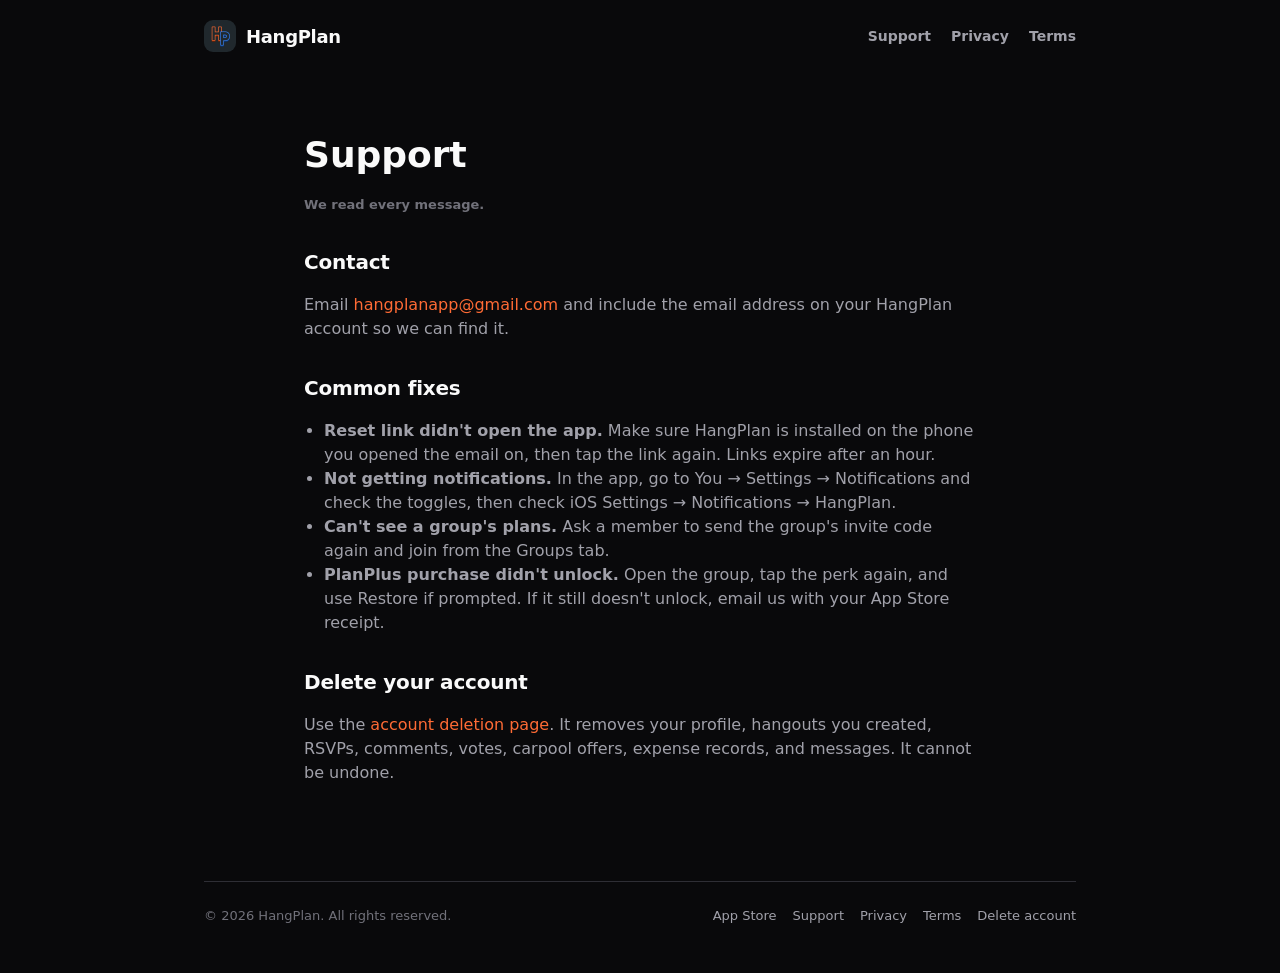
<file: support.html>
<!doctype html>
<html lang="en">
<head>
  <meta charset="utf-8">
  <meta name="viewport" content="width=device-width, initial-scale=1">
  <title>HangPlan Support</title>
  <link rel="icon" href="favicon.png">
  <link rel="stylesheet" href="styles.css">
</head>
<body>
  <div class="wrap">
    <header class="nav">
      <a class="brand" href="index.html"><img src="icon.png" alt="">HangPlan</a>
      <nav class="links"><a href="support.html">Support</a><a href="privacy.html">Privacy</a><a href="terms.html">Terms</a></nav>
    </header>
  </div>
  <main class="doc">
    <h1>Support</h1>
    <p class="updated">We read every message.</p>

    <h2>Contact</h2>
    <p>Email <a href="mailto:hangplanapp@gmail.com">hangplanapp@gmail.com</a> and include the email address on your HangPlan account so we can find it.</p>

    <h2>Common fixes</h2>
    <ul>
      <li><strong>Reset link didn't open the app.</strong> Make sure HangPlan is installed on the phone you opened the email on, then tap the link again. Links expire after an hour.</li>
      <li><strong>Not getting notifications.</strong> In the app, go to You → Settings → Notifications and check the toggles, then check iOS Settings → Notifications → HangPlan.</li>
      <li><strong>Can't see a group's plans.</strong> Ask a member to send the group's invite code again and join from the Groups tab.</li>
      <li><strong>PlanPlus purchase didn't unlock.</strong> Open the group, tap the perk again, and use Restore if prompted. If it still doesn't unlock, email us with your App Store receipt.</li>
    </ul>

    <h2>Delete your account</h2>
    <p>Use the <a href="delete-account.html">account deletion page</a>. It removes your profile, hangouts you created, RSVPs, comments, votes, carpool offers, expense records, and messages. It cannot be undone.</p>
  </main>
  <div class="wrap"><footer><div>© <span id="y"></span> HangPlan. All rights reserved.</div><nav><a href="https://apps.apple.com/us/app/hangplan-organize-the-group/id6760122901">App Store</a><a href="support.html">Support</a><a href="privacy.html">Privacy</a><a href="terms.html">Terms</a><a href="delete-account.html">Delete account</a></nav></footer></div>
  <script>document.getElementById('y').textContent = new Date().getFullYear();</script>
</body>
</html>
</file>
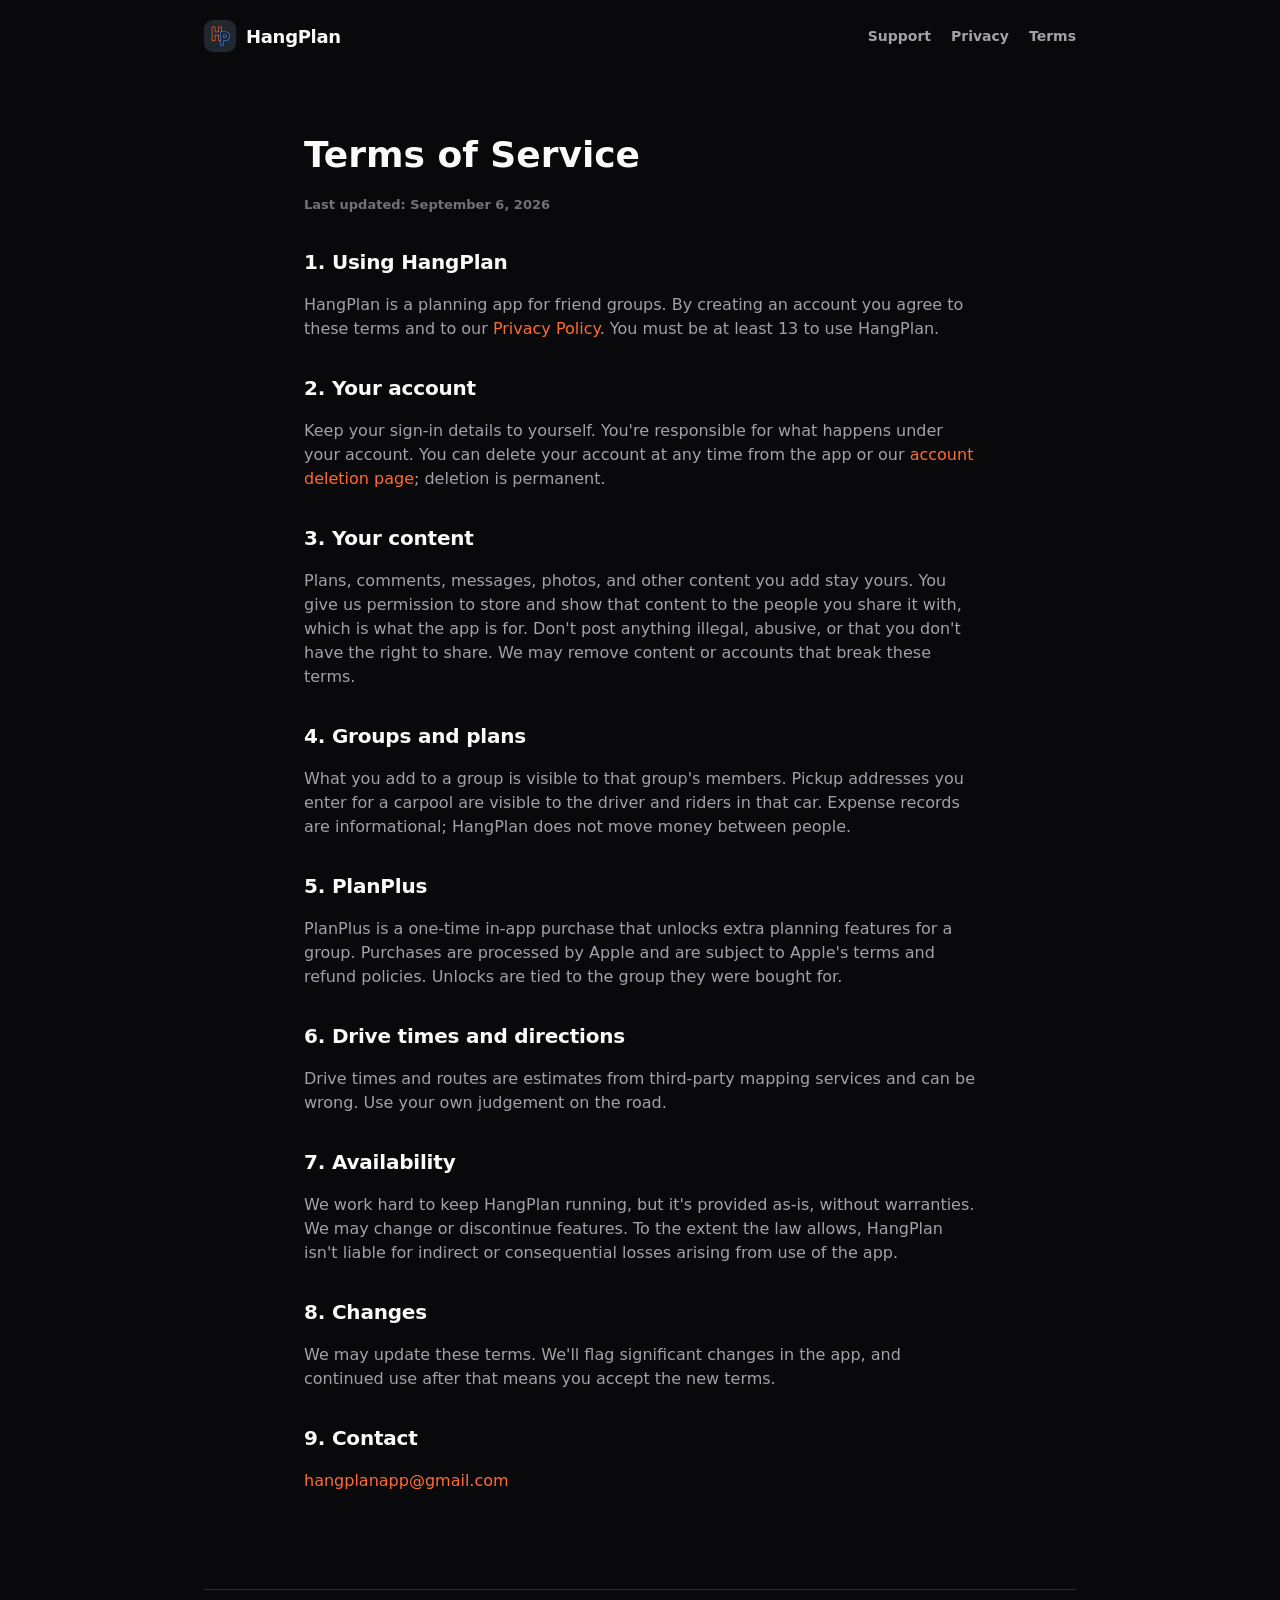
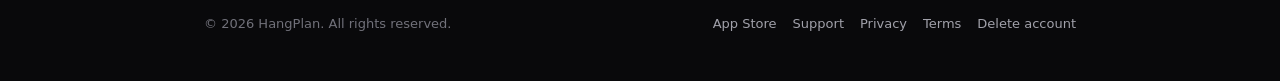
<file: terms.html>
<!doctype html>
<html lang="en">
<head>
  <meta charset="utf-8">
  <meta name="viewport" content="width=device-width, initial-scale=1">
  <title>HangPlan Terms of Service</title>
  <link rel="icon" href="favicon.png">
  <link rel="stylesheet" href="styles.css">
</head>
<body>
  <div class="wrap">
    <header class="nav">
      <a class="brand" href="index.html"><img src="icon.png" alt="">HangPlan</a>
      <nav class="links"><a href="support.html">Support</a><a href="privacy.html">Privacy</a><a href="terms.html">Terms</a></nav>
    </header>
  </div>
  <main class="doc">
    <h1>Terms of Service</h1>
    <p class="updated">Last updated: September 6, 2026</p>

    <h2>1. Using HangPlan</h2>
    <p>HangPlan is a planning app for friend groups. By creating an account you agree to these terms and to our <a href="privacy.html">Privacy Policy</a>. You must be at least 13 to use HangPlan.</p>

    <h2>2. Your account</h2>
    <p>Keep your sign-in details to yourself. You're responsible for what happens under your account. You can delete your account at any time from the app or our <a href="delete-account.html">account deletion page</a>; deletion is permanent.</p>

    <h2>3. Your content</h2>
    <p>Plans, comments, messages, photos, and other content you add stay yours. You give us permission to store and show that content to the people you share it with, which is what the app is for. Don't post anything illegal, abusive, or that you don't have the right to share. We may remove content or accounts that break these terms.</p>

    <h2>4. Groups and plans</h2>
    <p>What you add to a group is visible to that group's members. Pickup addresses you enter for a carpool are visible to the driver and riders in that car. Expense records are informational; HangPlan does not move money between people.</p>

    <h2>5. PlanPlus</h2>
    <p>PlanPlus is a one-time in-app purchase that unlocks extra planning features for a group. Purchases are processed by Apple and are subject to Apple's terms and refund policies. Unlocks are tied to the group they were bought for.</p>

    <h2>6. Drive times and directions</h2>
    <p>Drive times and routes are estimates from third-party mapping services and can be wrong. Use your own judgement on the road.</p>

    <h2>7. Availability</h2>
    <p>We work hard to keep HangPlan running, but it's provided as-is, without warranties. We may change or discontinue features. To the extent the law allows, HangPlan isn't liable for indirect or consequential losses arising from use of the app.</p>

    <h2>8. Changes</h2>
    <p>We may update these terms. We'll flag significant changes in the app, and continued use after that means you accept the new terms.</p>

    <h2>9. Contact</h2>
    <p><a href="mailto:hangplanapp@gmail.com">hangplanapp@gmail.com</a></p>
  </main>
  <div class="wrap"><footer><div>© <span id="y"></span> HangPlan. All rights reserved.</div><nav><a href="https://apps.apple.com/us/app/hangplan-organize-the-group/id6760122901">App Store</a><a href="support.html">Support</a><a href="privacy.html">Privacy</a><a href="terms.html">Terms</a><a href="delete-account.html">Delete account</a></nav></footer></div>
  <script>document.getElementById('y').textContent = new Date().getFullYear();</script>
</body>
</html>
</file>
<file: styles.css>
/* HangPlan site — same palette as the app */
:root {
  --bg: #09090B; --surface: #18181B; --surface-light: #27272A; --border: #2E2E35;
  --text: #FAFAFA; --text-2: #A1A1AA; --muted: #71717A;
  --primary: #FF6B35; --going: #4ADE80; --neon: #3B82F6; --amber: #F59E0B; --accent: #FFD666;
}
* { box-sizing: border-box; }
html, body { margin: 0; background: var(--bg); color: var(--text); font-family: -apple-system, "SF Pro Text", system-ui, "Segoe UI", Roboto, "Helvetica Neue", sans-serif; -webkit-font-smoothing: antialiased; line-height: 1.5; }
a { color: var(--primary); text-decoration: none; } a:hover { color: #FF8F65; }
.wrap { max-width: 920px; margin: 0 auto; padding: 0 24px; }
header.nav { display: flex; align-items: center; justify-content: space-between; padding: 20px 0; }
.brand { display: flex; align-items: center; gap: 10px; color: var(--text); font-weight: 800; letter-spacing: -0.3px; font-size: 18px; }
.brand img { width: 32px; height: 32px; border-radius: 9px; }
nav.links { display: flex; gap: 20px; font-size: 14px; font-weight: 600; }
nav.links a { color: var(--text-2); } nav.links a:hover { color: var(--text); }

.eyebrow { font-size: 11px; font-weight: 900; letter-spacing: 2px; color: var(--primary); }
.lead { font-size: 18px; color: var(--text-2); font-weight: 500; }
.cta { display: inline-flex; align-items: center; gap: 10px; margin-top: 28px; background: var(--primary); color: #000; font-weight: 900; letter-spacing: 0.5px; padding: 14px 20px; border-radius: 14px; }
.cta:hover { color: #000; background: #FF8F65; }
.cta.secondary { background: var(--surface); color: var(--text); border: 1px solid var(--border); margin-left: 10px; }
.cta.secondary:hover { background: var(--surface-light); color: var(--text); }
.gold { background: linear-gradient(135deg, var(--accent), var(--amber)); color: #000; font-size: 9px; font-weight: 900; letter-spacing: 0.8px; padding: 2px 8px; border-radius: 999px; vertical-align: middle; }

footer { border-top: 1px solid var(--border); padding: 24px 0 48px; color: var(--muted); font-size: 13px; display: flex; flex-wrap: wrap; gap: 16px; justify-content: space-between; }
footer nav { display: flex; gap: 16px; } footer nav a { color: var(--text-2); }

/* Documents */
.doc { max-width: 720px; margin: 0 auto; padding: 32px 24px 80px; }
.doc h1 { font-size: 36px; margin-bottom: 4px; }
.doc .updated { color: var(--muted); font-size: 13px; font-weight: 600; margin-bottom: 32px; }
.doc h2 { font-size: 20px; margin: 32px 0 8px; letter-spacing: -0.2px; }
.doc p, .doc li { color: var(--text-2); font-size: 16px; }
.doc ul { padding-left: 20px; }
.notice { background: rgba(245,158,11,0.10); border: 1px solid rgba(245,158,11,0.35); color: var(--amber); border-radius: 12px; padding: 12px 14px; font-weight: 700; font-size: 14px; }

/* Reset page */
.center { min-height: 80vh; display: grid; place-items: center; text-align: center; padding: 24px; }
.center .box { max-width: 420px; }
.center .box img { width: 72px; height: 72px; border-radius: 20px; margin-bottom: 16px; }
.center h1 { font-size: 30px; }
.center p { color: var(--text-2); }
.spinner { width: 22px; height: 22px; border: 3px solid var(--border); border-top-color: var(--primary); border-radius: 50%; animation: spin 0.9s linear infinite; margin: 16px auto; }
@keyframes spin { to { transform: rotate(360deg); } }

@media (max-width: 720px) {
  h1 { font-size: 38px; }
}
</file>
<file: story.css>
/* ==========================================================================
   Homepage scroll story: sticky iPhone on the right, steps on the left.
   Screen internals are built at the app's real sizes (390 x 844 pt) and
   scaled with --s, so the values below match src/lib/theme.ts exactly.
   ========================================================================== */
:root { --s: 0.8; --sw: 390px; --sh: 844px; } /* --s is set from the viewport in story.js */

nav.links .navcta { color: var(--primary); }

/* ---------- layout: the whole story is one pinned stage ---------- */
.story { position: relative; height: calc(var(--n, 7) * 100vh + 100vh); width: min(1060px, 100vw - 48px); margin-left: calc(50% - min(1060px, 100vw - 48px) / 2); }
.stage { position: sticky; top: 0; height: 100vh; height: 100dvh; display: grid; grid-template-columns: minmax(0, 1fr) calc(var(--sw) * var(--s) + 28px); gap: 56px; align-items: center; }
.steps { display: grid; min-width: 0; }
.left { min-width: 0; }
.step { grid-area: 1 / 1; align-self: center; opacity: 0; transform: translateY(18px); transition: opacity .5s ease, transform .55s cubic-bezier(.2,.8,.2,1); pointer-events: none; }
.step.on { opacity: 1; transform: none; pointer-events: auto; }
.step h1, .step h2 { font-size: 46px; line-height: 1.05; letter-spacing: -1px; margin: 12px 0 16px; font-weight: 800; }
.step .lead { font-size: 18px; color: var(--text-2); font-weight: 500; max-width: 480px; margin: 0; }
.ctas { display: flex; flex-wrap: wrap; gap: 10px; margin-top: 26px; }
.ctas .cta { margin: 0; }
.ctas .cta svg { margin-right: -2px; }
.scrollhint { margin-top: 40px; font-size: 12px; font-weight: 800; letter-spacing: 1.5px; color: var(--muted); }
.scrollhint span { display: inline-block; animation: bob 1.6s ease-in-out infinite; }
@keyframes bob { 0%,100% { transform: translateY(0); } 50% { transform: translateY(4px); } }
.eyebrow .gold { margin-left: 8px; }
.rail { display: flex; gap: 6px; margin-top: 32px; }
.rail i { width: 6px; height: 6px; border-radius: 3px; background: var(--border); transition: width .3s, background .3s; cursor: pointer; }
.rail i.on { width: 20px; background: var(--primary); }

.device-col { display: flex; justify-content: center; }

.closing { text-align: center; padding: 40px 0 80px; }
.closing-icon { width: 72px; height: 72px; border-radius: 20px; margin-bottom: 16px; }
.closing h2 { font-size: 36px; letter-spacing: -0.8px; margin: 0 0 8px; }
.closing .lead { margin: 0 auto; max-width: 440px; }

@media (max-width: 860px) {
  .story { width: 100%; margin-left: 0; }
  .stage { grid-template-columns: 1fr; grid-template-rows: auto minmax(0, 1fr); gap: 14px; align-items: start; padding: 10px 0 12px; }
  .device-col { order: -1; }
  .left { align-self: start; min-height: 0; }
  .step { text-align: center; align-items: center; display: flex; flex-direction: column; padding: 0 4px; }
  .step h1, .step h2 { font-size: 27px; margin: 8px 0 10px; letter-spacing: -0.6px; }
  .step .lead { font-size: 15px; line-height: 1.45; max-width: 420px; }
  .eyebrow { font-size: 10px; }
  .ctas { justify-content: center; margin-top: 16px; }
  .ctas .cta { padding: 12px 18px; font-size: 14px; }
  .ctas .cta.secondary { display: none; }
  .scrollhint { margin-top: 14px; font-size: 11px; }
  .rail { justify-content: center; margin-top: 14px; }
  nav.links .navcta { display: none; }
  .device { box-shadow: 0 24px 60px rgba(0,0,0,.6), inset 0 0 0 2px #1A1A1E; }
}

/* ---------- the phone ---------- */
.device { width: calc(var(--sw) * var(--s) + 28px); height: calc(var(--sh) * var(--s) + 28px); padding: 14px; background: #0B0B0D; border: 1px solid #333338; border-radius: calc(58px * var(--s) + 14px); box-shadow: 0 40px 100px rgba(0,0,0,.6), inset 0 0 0 2px #1A1A1E; position: relative; }
.device::before, .device::after { content: ""; position: absolute; right: -3px; width: 3px; background: #2A2A2F; border-radius: 0 2px 2px 0; }
.device::before { top: 22%; height: 9%; }
.device::after { top: 34%; height: 7%; left: -3px; right: auto; border-radius: 2px 0 0 2px; }
.frame { position: relative; width: calc(var(--sw) * var(--s)); height: calc(var(--sh) * var(--s)); border-radius: calc(46px * var(--s)); overflow: hidden; background: #09090B; }
.screens { position: absolute; top: 0; left: 0; width: var(--sw); height: var(--sh); transform: scale(var(--s)); transform-origin: 0 0; font-family: -apple-system, "SF Pro Text", system-ui, "Segoe UI", Roboto, sans-serif; color: #FAFAFA; -webkit-font-smoothing: antialiased; line-height: 1.25; }
.island { position: absolute; top: 11px; left: 50%; width: 124px; height: 36px; margin-left: -62px; background: #000; border-radius: 20px; z-index: 30; }
.statusbar { position: absolute; top: 0; left: 0; right: 0; height: 54px; z-index: 29; display: flex; align-items: flex-start; justify-content: space-between; padding: 17px 30px 0 40px; pointer-events: none; }
.sb-time { font-size: 17px; font-weight: 700; letter-spacing: -0.2px; }
.sb-right { display: flex; align-items: center; gap: 6px; margin-top: 3px; }

.screen { position: absolute; inset: 0; background: #09090B; opacity: 0; transform: translateY(32px) scale(.985); transition: opacity .5s ease, transform .55s cubic-bezier(.2,.8,.2,1); pointer-events: none; overflow: hidden; }
.screen.on { opacity: 1; transform: none; z-index: 2; }
.screen.leaving { opacity: 0; transform: translateY(-24px) scale(.985); }

.finger { position: absolute; z-index: 40; width: 34px; height: 34px; margin: -17px 0 0 -17px; border-radius: 50%; background: rgba(255,255,255,.55); box-shadow: 0 2px 12px rgba(0,0,0,.5), inset 0 0 0 2px rgba(255,255,255,.8); opacity: 0; transform: scale(.6); transition: left .5s cubic-bezier(.2,.8,.2,1), top .5s cubic-bezier(.2,.8,.2,1), opacity .25s, transform .2s; pointer-events: none; }
.finger.show { opacity: 1; transform: scale(1); }
.finger.press { transform: scale(.78); background: rgba(255,255,255,.8); }

/* ---------- shared app bits (values from theme.ts) ---------- */
.pad { padding: 0 24px; }
.dot { width: 6px; height: 6px; border-radius: 3px; display: inline-block; background: #FF6B35; }
.hface { width: 28px; height: 28px; border-radius: 14px; border: 2px solid #18181B; background: #27272A; display: inline-flex; align-items: center; justify-content: center; font-size: 11px; font-weight: 800; color: #000; flex: none; }
.hface.you { background: #4ADE80; }
.hface.big { width: 36px; height: 36px; border-radius: 18px; font-size: 14px; border: 0; }
.hface + .hface { margin-left: -9px; }

.topbar { display: flex; align-items: center; justify-content: space-between; padding: 64px 24px 12px; }
.topbar .back { font-size: 17px; font-weight: 700; color: #FF6B35; }
.tb-right { display: flex; gap: 8px; }
.tbpill { font-size: 13px; font-weight: 800; padding: 8px 16px; border-radius: 999px; border: 1px solid; }
.tbpill.neon { color: #3B82F6; background: rgba(59,130,246,.12); border-color: rgba(59,130,246,.45); }
.tbpill.orange { color: #FF6B35; background: rgba(255,107,53,.12); border-color: rgba(255,107,53,.45); }

.sect { margin-top: 24px; }
.sh { display: flex; align-items: center; gap: 8px; margin-bottom: 12px; font-size: 13px; font-weight: 600; color: #A1A1AA; }
.sdot { width: 6px; height: 6px; border-radius: 3px; flex: none; }
.scard { background: #18181B; border-radius: 16px; border: 1px solid #2E2E35; padding: 16px; }
.hgmeta { font-size: 12px; font-weight: 700; color: #A1A1AA; }
.chev { color: #A1A1AA; font-size: 14px; }
.nudge { margin-left: auto; font-size: 11px; font-weight: 900; letter-spacing: 1px; color: #3B82F6; background: rgba(59,130,246,.12); border: 1px solid rgba(59,130,246,.45); padding: 5px 12px; border-radius: 999px; }
.gold { display: inline-block; background: linear-gradient(135deg, #FFD666, #F59E0B); color: #000; font-size: 10px; font-weight: 900; letter-spacing: 1px; padding: 3px 9px; border-radius: 999px; }

/* ---------- HOME ---------- */
.hd { padding: 64px 24px 16px; }
.hd-row { display: flex; align-items: center; justify-content: space-between; margin-bottom: 16px; }
.hd-title { font-size: 30px; font-weight: 700; letter-spacing: -0.5px; }
.hd-title span { color: #FF8F65; }
.hd-icons { display: flex; gap: 8px; }
.ib { width: 38px; height: 38px; border-radius: 19px; background: #18181B; border: 1px solid #2E2E35; display: inline-flex; align-items: center; justify-content: center; }
.seg { display: flex; background: #18181B; border: 1px solid #2E2E35; border-radius: 14px; padding: 3px; }
.seg-b { flex: 1; min-height: 40px; border-radius: 12px; display: flex; align-items: center; justify-content: center; gap: 6px; font-size: 13px; font-weight: 700; color: #71717A; letter-spacing: .3px; }
.seg-b.on { background: rgba(255,107,53,.094); color: #FF6B35; font-weight: 800; }
.seg-b .dot { background: #FF6B35; }
.chips { display: flex; gap: 8px; margin-top: 10px; }
.chip { display: inline-flex; align-items: center; gap: 6px; background: #18181B; border: 1px solid #2E2E35; border-radius: 999px; padding: 6px 12px; min-height: 32px; font-size: 11px; font-weight: 700; color: #A1A1AA; }
.chip.vote { color: #3B82F6; border-color: rgba(59,130,246,.33); background: rgba(59,130,246,.063); }
.chip.vote i { width: 6px; height: 6px; border-radius: 3px; background: #3B82F6; }
.list { padding: 0 24px; }
.card { display: flex; background: #18181B; border-radius: 16px; overflow: hidden; margin-bottom: 16px; position: relative; transition: transform .2s; }
.card.ongoing { border: 1px solid rgba(74,222,128,.19); }
.card.held { transform: scale(.985); }
.card .accent { width: 3px; opacity: .6; flex: none; }
.cc { flex: 1; padding: 22px 24px; min-width: 0; }
.ch { display: flex; align-items: center; justify-content: space-between; margin-bottom: 8px; min-height: 27px; }
.datechip { background: rgba(255,107,53,.082); color: #FF6B35; padding: 6px 12px; border-radius: 8px; font-size: 11px; font-weight: 700; letter-spacing: .5px; }
.pollchip { background: rgba(59,130,246,.082); border: 1px solid rgba(59,130,246,.19); color: #3B82F6; padding: 6px 12px; border-radius: 8px; font-size: 11px; font-weight: 700; letter-spacing: .5px; }
.livechip { display: inline-flex; align-items: center; gap: 4px; background: rgba(74,222,128,.082); color: #4ADE80; padding: 6px 12px; border-radius: 8px; font-size: 11px; font-weight: 700; letter-spacing: .5px; }
.livechip i { width: 8px; height: 8px; border-radius: 4px; background: #4ADE80; animation: pulse 1.3s ease-in-out infinite; }
@keyframes pulse { 0%,100% { box-shadow: 0 0 0 0 rgba(74,222,128,.55); } 60% { box-shadow: 0 0 0 6px rgba(74,222,128,0); } }
.rbadge { padding: 4px 10px; border-radius: 8px; border: 1px solid; font-size: 10px; font-weight: 900; letter-spacing: 1px; }
.rbadge.going { color: #4ADE80; border-color: #4ADE80; background: rgba(74,222,128,.082); }
.ct { font-size: 17px; font-weight: 600; margin-bottom: 8px; }
.cm { display: flex; align-items: center; gap: 8px; margin-bottom: 4px; flex-wrap: wrap; }
.mg { font-size: 11px; font-weight: 600; }
.md { font-size: 11px; font-weight: 800; color: #71717A; }
.mt { font-size: 13px; font-weight: 600; color: #A1A1AA; }
.cl { font-size: 13px; color: #71717A; margin-bottom: 8px; }
.cf { display: flex; align-items: center; justify-content: space-between; margin-top: 8px; padding-top: 8px; border-top: 1px solid #2E2E35; }
.gb { display: flex; align-items: center; gap: 4px; }
.gc { font-size: 17px; font-weight: 700; color: #4ADE80; }
.gl { font-size: 11px; font-weight: 800; letter-spacing: 1px; color: #4ADE80; }
.votetag { display: inline-flex; align-items: center; gap: 4px; border-radius: 8px; border: 1px solid rgba(59,130,246,.33); background: rgba(59,130,246,.07); color: #3B82F6; padding: 2px 6px; font-size: 9px; font-weight: 900; letter-spacing: 1px; margin-right: 6px; }
.avs { display: flex; }
.av { width: 26px; height: 26px; border-radius: 13px; background: #27272A; border: 2px solid #18181B; display: inline-flex; align-items: center; justify-content: center; font-size: 10px; font-weight: 700; color: #FF6B35; }
.av + .av { margin-left: -8px; }
.av.you { background: rgba(74,222,128,.25); color: #4ADE80; }
.fab { position: absolute; right: 20px; bottom: 90px; width: 56px; height: 56px; border-radius: 28px; background: #FF6B35; color: #000; font-size: 28px; font-weight: 600; display: flex; align-items: center; justify-content: center; box-shadow: 0 8px 24px rgba(255,107,53,.35); z-index: 5; }
.tabbar { position: absolute; left: 0; right: 0; bottom: 0; height: 84px; background: #18181B; border-top: .5px solid #2E2E35; display: flex; padding-top: 10px; z-index: 5; }
.tab { flex: 1; display: flex; flex-direction: column; align-items: center; gap: 3px; font-size: 10px; letter-spacing: .3px; color: #A1A1AA; font-weight: 500; }
.tab.on { color: #FF6B35; font-weight: 700; }
.tab.on::before { content: ""; position: absolute; top: 0; width: 56px; height: 3px; border-radius: 2px; background: #FF6B35; box-shadow: 0 0 12px #FF6B35; }
.slide-backdrop { position: absolute; inset: 0; background: rgba(9,9,11,.35); opacity: 0; transition: opacity .2s; z-index: 6; }
.slide-backdrop.on { opacity: 1; }
.slide-wrap { position: absolute; left: 24px; right: 24px; top: 262px; display: flex; flex-direction: column; align-items: center; z-index: 7; opacity: 0; transform: translateY(8px) scale(.96); transition: opacity .2s, transform .25s cubic-bezier(.2,.8,.2,1); }
.slide-wrap.on { opacity: 1; transform: none; }
.slide-title { font-size: 11px; font-weight: 800; letter-spacing: .5px; background: rgba(9,9,11,.85); padding: 3px 8px; border-radius: 8px; margin-bottom: 6px; }
.slide-pill { display: flex; background: #18181B; border: 1px solid #2E2E35; border-radius: 24px; padding: 4px; box-shadow: 0 8px 16px rgba(0,0,0,.5); }
.so { width: 70px; display: flex; flex-direction: column; align-items: center; gap: 4px; padding: 8px 0; border-radius: 16px; transition: background .15s; }
.so i { width: 32px; height: 32px; border-radius: 16px; border: 1.5px solid; display: flex; align-items: center; justify-content: center; font-size: 14px; font-weight: 900; font-style: normal; }
.so span { font-size: 9px; font-weight: 900; letter-spacing: 1px; }
.so.on { background: #27272A; }
.so.on i { background: currentColor; }
.slide-hint { font-size: 10px; font-weight: 700; color: #71717A; margin-top: 6px; letter-spacing: .5px; }

/* ---------- PLAN DETAIL ---------- */
.hero { position: relative; background: #18181B; border-radius: 24px; border: 1px solid #2E2E35; padding: 20px; display: flex; flex-direction: column; gap: 16px; overflow: hidden; }
.hero.compact { gap: 8px; }
.herobar { position: absolute; left: 0; top: 0; bottom: 0; width: 4px; }
.hg { display: flex; align-items: center; gap: 8px; }
.hgdot { width: 8px; height: 8px; border-radius: 4px; }
.hgname { font-size: 12px; font-weight: 700; color: #A1A1AA; letter-spacing: .5px; }
.hbadge { margin-left: auto; border-radius: 8px; border: 1px solid; padding: 3px 8px; font-size: 10px; font-weight: 900; letter-spacing: 1.5px; }
.htitle { font-size: 30px; font-weight: 700; letter-spacing: -0.5px; line-height: 34px; }
.hfacts { display: flex; flex-direction: column; gap: 10px; }
.hf { display: flex; align-items: center; gap: 10px; min-height: 24px; font-size: 15px; font-weight: 700; }
.hf span { flex: 1; }
.hf em { font-style: normal; font-weight: 600; color: #71717A; margin-left: 6px; }
.go { font-size: 11px; font-weight: 800; letter-spacing: 1px; color: #3B82F6; }
.rsvp { display: flex; gap: 8px; }
.rs { flex: 1; min-height: 48px; border-radius: 12px; background: #27272A; border: 1px solid #2E2E35; display: flex; align-items: center; justify-content: center; font-size: 12px; font-weight: 900; letter-spacing: 1.5px; color: #A1A1AA; transition: background .2s, color .2s, border-color .2s, flex .3s, transform .15s; }
.rs[data-k="in"] { flex: 1.3; }
.rs.tap { transform: scale(.96); }
.rs.on[data-k="in"] { background: #4ADE80; border-color: #4ADE80; color: #000; }
.rs.on[data-k="maybe"] { background: rgba(251,191,36,.16); border-color: #FBBF24; color: #FBBF24; }
.rs.on[data-k="no"] { background: rgba(251,113,133,.16); border-color: #FB7185; color: #FB7185; }
.hpeople { display: flex; align-items: center; gap: 10px; min-height: 32px; }
.hfaces { display: flex; }
.hptext { flex: 1; min-width: 0; font-size: 13px; font-weight: 600; color: #A1A1AA; white-space: nowrap; overflow: hidden; text-overflow: ellipsis; }
.scard.rows { padding: 0 16px; }
.row { display: flex; align-items: center; gap: 12px; padding: 13px 0; border-bottom: .5px solid #2E2E35; }
.row:last-child { border-bottom: 0; }
.row .dash { width: 18px; height: 4px; border-radius: 2px; }
.rl { font-size: 12px; font-weight: 800; letter-spacing: 1.2px; color: #A1A1AA; }
.rn { margin-left: auto; font-size: 17px; font-weight: 800; }
.rname { font-size: 17px; font-weight: 700; }
.msg { display: flex; align-items: flex-end; gap: 8px; margin-bottom: 6px; }
.msg.mine { justify-content: flex-end; }
.bubble { max-width: 80%; min-width: 96px; border-radius: 16px; padding: 8px 16px; background: #27272A; font-size: 15px; line-height: 20px; }
.bubble b { display: block; font-size: 11px; font-weight: 800; color: #FF6B35; margin-bottom: 2px; }
.bubble i { display: block; font-style: normal; font-size: 9px; font-weight: 600; color: #71717A; margin-top: 4px; }
.bubble.mine { background: #FF6B35; color: #000; }
.bubble.mine i { color: rgba(0,0,0,.55); }
.chatbar { position: absolute; left: 0; right: 0; bottom: 0; padding: 12px 24px 34px; background: #09090B; border-top: .5px solid #2E2E35; display: flex; align-items: center; gap: 10px; }
.chatin { flex: 1; min-height: 46px; border-radius: 23px; border: 1px solid #2E2E35; background: #18181B; display: flex; align-items: center; padding: 0 18px; color: #71717A; font-size: 15px; }
.send { width: 46px; height: 46px; border-radius: 23px; background: rgba(255,107,53,.25); color: #FF6B35; display: flex; align-items: center; justify-content: center; font-size: 18px; font-weight: 800; }
.msg[hidden], .row[hidden], .rbadge[hidden], .av[hidden], .hface[hidden], .sect[hidden], .youin[hidden] { display: none !important; }
.pop { animation: popin .35s cubic-bezier(.3,1.4,.5,1); }
@keyframes popin { from { opacity: 0; transform: translateY(8px) scale(.94); } to { opacity: 1; transform: none; } }

/* ---------- POLL ---------- */
.hprog { display: flex; gap: 4px; }
.hprog i { flex: 1; height: 5px; border-radius: 3px; background: #27272A; transition: background .3s; }
.hprog i.on { background: #4ADE80; }
.check { width: 22px; height: 22px; border-radius: 11px; background: #27272A; color: #71717A; display: inline-flex; align-items: center; justify-content: center; font-size: 12px; font-weight: 900; font-style: normal; transition: background .3s, color .3s; }
.check.on { background: #4ADE80; color: #000; }
.qtext { font-size: 15px; font-weight: 600; color: #A1A1AA; margin: -4px 0 12px; }
.gridcard { background: #18181B; border-radius: 16px; border: 1px solid #2E2E35; padding: 12px; }
.ghead { display: grid; grid-template-columns: 38px repeat(4, 1fr); gap: 3px; margin-bottom: 6px; }
.gday { text-align: center; font-size: 11px; font-weight: 800; }
.gday b { display: block; font-size: 9px; font-weight: 800; color: #71717A; letter-spacing: .5px; }
.gday.today, .gday.today b { color: #4ADE80; }
.grid { display: grid; grid-template-columns: 38px repeat(4, 1fr); gap: 3px; }
.gt { font-size: 9px; font-weight: 700; color: #71717A; text-align: right; padding-right: 6px; line-height: 26px; }
.cell { height: 26px; border-radius: 5px; background: #09090B; border: 1px solid #232327; transition: background .2s, border-color .2s; }
.cell.h1 { background: rgba(74,222,128,.14); }
.cell.h2 { background: rgba(74,222,128,.30); }
.cell.h3 { background: rgba(74,222,128,.55); }
.cell.me { background: rgba(255,107,53,.35); border-color: rgba(255,107,53,.7); }
.cell.me.hot { background: rgba(74,222,128,.9); border-color: #4ADE80; }
.legend { display: flex; align-items: center; gap: 6px; margin-top: 10px; font-size: 10px; font-weight: 700; color: #A1A1AA; }
.sw { width: 12px; height: 12px; border-radius: 3px; border: 1px solid #232327; background: #09090B; }
.sw.me { background: rgba(255,107,53,.35); border-color: rgba(255,107,53,.7); margin-right: 2px; }
.sw.h1 { background: rgba(74,222,128,.14); margin-left: 8px; } .sw.h2 { background: rgba(74,222,128,.30); } .sw.h3 { background: rgba(74,222,128,.55); }
.clear { margin-left: auto; min-height: 28px; display: inline-flex; align-items: center; padding: 0 8px; border-radius: 8px; background: #27272A; border: 1px solid #2E2E35; font-size: 10px; font-weight: 800; letter-spacing: 1px; }
.bestrow { display: flex; align-items: center; gap: 14px; background: #18181B; border: 1px solid rgba(74,222,128,.45); border-radius: 16px; padding: 16px; }
.radio { width: 24px; height: 24px; border-radius: 12px; border: 2px solid #3F3F46; flex: none; transition: all .25s; }
.radio.on { border-color: #4ADE80; background: #4ADE80; box-shadow: inset 0 0 0 4px #18181B; }
.bt { font-size: 17px; font-weight: 800; }
.bs { font-size: 11px; font-weight: 900; letter-spacing: 1px; color: #4ADE80; margin-top: 2px; }
.lockin { margin-top: 10px; min-height: 52px; border-radius: 14px; background: #4ADE80; color: #000; display: flex; align-items: center; justify-content: center; font-size: 15px; font-weight: 800; letter-spacing: 1px; transition: transform .15s; }
.lockin.tap { transform: scale(.97); }

/* ---------- ADVANCED PLAN ---------- */
.topbar.plan { align-items: center; }
.tbc { text-align: center; }
.tbt { font-size: 17px; font-weight: 700; }
.tbs { font-size: 11px; color: #71717A; font-weight: 500; margin-top: 1px; }
.caption { display: inline-block; font-size: 9px; font-weight: 800; letter-spacing: 1px; color: #71717A; background: #18181B; border: 1px solid #2E2E35; padding: 5px 10px; border-radius: 8px; margin-bottom: 12px; }
.tl { display: flex; flex-direction: column; gap: 6px; }
.trow { display: flex; align-items: stretch; gap: 10px; opacity: 0; transform: translateY(10px); transition: opacity .35s, transform .35s; }
.trow.show { opacity: 1; transform: none; }
.tt { width: 40px; flex: none; font-size: 11px; font-weight: 700; color: #71717A; padding-top: 12px; text-align: right; }
.block { flex: 1; display: flex; background: #18181B; border-radius: 12px; border: 1px solid #2E2E35; overflow: hidden; position: relative; box-shadow: 0 3px 8px rgba(0,0,0,.18); transition: height .45s cubic-bezier(.2,.8,.2,1); }
.block.meetup { background: rgba(245,158,11,.08); border-color: rgba(245,158,11,.45); }
.bacc { width: 4px; flex: none; }
.bb { flex: 1; padding: 10px 16px 12px; }
.bth { font-size: 15px; font-weight: 800; }
.bth em { font-style: normal; font-size: 9px; font-weight: 900; letter-spacing: 1px; color: #F59E0B; margin-left: 6px; }
.bsub { font-size: 12px; font-weight: 600; color: #A1A1AA; margin-top: 2px; }
.grip { position: absolute; bottom: 5px; left: 50%; width: 36px; height: 4px; margin-left: -18px; border-radius: 2px; background: #3F3F46; }
.connector { flex: 1; display: flex; align-items: center; gap: 8px; min-height: 30px; padding: 4px 0; }
.connector i { width: 2px; height: 22px; margin-left: 14px; background: repeating-linear-gradient(#3F3F46 0 3px, transparent 3px 6px); }
.cpill { font-size: 11px; font-weight: 800; color: #3B82F6; background: rgba(59,130,246,.1); border-radius: 999px; padding: 4px 10px; }
.free { flex: 1; border: 1px dashed #2E2E35; border-radius: 8px; display: flex; align-items: center; justify-content: center; min-height: 30px; font-size: 11px; font-weight: 600; color: #71717A; transition: min-height .4s, opacity .3s, margin .4s; overflow: hidden; }
.trow.gap.closed { opacity: 0; max-height: 0; margin-top: -6px; }
.addstop { flex: 1; min-height: 46px; border-radius: 12px; background: #27272A; display: flex; align-items: center; justify-content: center; font-size: 15px; font-weight: 700; }

/* ---------- CARS ---------- */
.mypill { font-size: 10px; font-weight: 900; letter-spacing: 1px; color: #FF6B35; border: 1px solid rgba(255,107,53,.45); background: rgba(255,107,53,.1); padding: 5px 10px; border-radius: 999px; }
.scard.car { margin-bottom: 10px; }
.carrow { display: flex; align-items: center; gap: 10px; }
.carname { font-size: 15px; font-weight: 800; }
.carsub { font-size: 11px; font-weight: 600; color: #A1A1AA; margin-top: 2px; }
.seats { display: flex; align-items: center; gap: 8px; margin-top: 12px; }
.seat { width: 40px; height: 40px; border-radius: 12px; border: 1.5px dashed #3F3F46; background: #09090B; display: flex; align-items: center; justify-content: center; font-size: 13px; font-weight: 800; color: #000; transition: all .25s; }
.seat.full { border: 0; background: var(--c, #60A5FA); }
.seat.full.you { background: #4ADE80; box-shadow: 0 0 0 3px rgba(74,222,128,.25); }
.seathint { margin-left: auto; font-size: 9px; font-weight: 800; letter-spacing: 1px; color: #71717A; transition: opacity .3s; }
.scard.needs { background: rgba(245,158,11,.06); border-color: rgba(245,158,11,.35); max-height: 140px; overflow: hidden; transition: opacity .3s, transform .3s, max-height .4s .1s, padding .4s .1s, margin .4s .1s, border-width .4s .1s; }
.scard.needs.gone { opacity: 0; transform: translateY(6px); max-height: 0; padding-top: 0; padding-bottom: 0; margin-bottom: 0; border-width: 0; }
.needslabel { font-size: 10px; font-weight: 900; letter-spacing: 1.2px; color: #F59E0B; }
.needstext { font-size: 13px; font-weight: 600; color: #A1A1AA; margin: 4px 0 10px; }
.pull { display: inline-flex; align-items: center; min-height: 32px; padding: 0 12px; border-radius: 999px; background: #27272A; border: 1px solid #2E2E35; font-size: 10px; font-weight: 900; letter-spacing: 1px; transition: transform .15s; }
.pull.tap { transform: scale(.94); }
.needride { text-align: center; margin-top: 16px; font-size: 13px; font-weight: 700; color: #A1A1AA; text-decoration: underline; }

/* ---------- LIVE ---------- */
.livehd { padding: 64px 24px 16px; border-bottom: .5px solid #2E2E35; }
.chevdown { color: #A1A1AA; font-size: 26px; line-height: 20px; margin-bottom: 8px; }
.liverow { display: flex; align-items: center; gap: 6px; font-size: 11px; font-weight: 800; letter-spacing: 1.5px; color: #4ADE80; }
.pulse { width: 8px; height: 8px; border-radius: 4px; background: #4ADE80; animation: pulse 1.3s ease-in-out infinite; }
.livetitle { font-size: 24px; font-weight: 800; margin-top: 4px; }
.livesub { font-size: 13px; font-weight: 600; color: #A1A1AA; margin-top: 2px; }
.nowcard { background: #18181B; border-radius: 24px; border: 1px solid rgba(74,222,128,.33); padding: 24px; transition: transform .3s, opacity .3s; }
.nowcard.swap { opacity: 0; transform: translateY(10px); }
.nowlabel { font-size: 11px; font-weight: 800; letter-spacing: 1.5px; color: #4ADE80; }
.nowtitle { font-size: 30px; font-weight: 800; margin-top: 6px; }
.nowsub { font-size: 15px; font-weight: 500; color: #A1A1AA; margin-top: 1px; }
.facts { display: flex; gap: 16px; margin-top: 10px; font-size: 13px; font-weight: 700; color: #A1A1AA; }
.dirbtn { display: flex; align-items: center; gap: 7px; margin-top: 16px; background: #4ADE80; border-radius: 12px; padding: 10px 16px; color: #000; font-weight: 700; font-size: 13px; }
.dirbtn b { flex: 1; }
.scard.trip { padding: 4px 16px; }
.trow2 { display: flex; align-items: center; gap: 16px; padding: 10px 0; border-bottom: .5px solid #2E2E35; font-size: 15px; font-weight: 600; color: #A1A1AA; }
.trow2:last-child { border-bottom: 0; }
.trow2 i { width: 22px; height: 22px; border-radius: 11px; border: 2px solid #3F3F46; flex: none; transition: all .3s; }
.trow2 span { flex: 1; }
.trow2 b { font-size: 11px; font-weight: 800; color: #71717A; }
.trow2.current { color: #FAFAFA; }
.trow2.current i { border-color: #4ADE80; box-shadow: 0 0 8px rgba(74,222,128,.6); }
.trow2.done { color: #FAFAFA; }
.trow2.done i { background: #4ADE80; border-color: #4ADE80; }
.riders { display: flex; gap: 8px; margin-top: 16px; }
.rchip { flex: 1; display: flex; align-items: center; gap: 8px; background: #18181B; border: 1px solid #2E2E35; border-radius: 12px; padding: 10px; }
.rchip .hface { border: 0; }
.rcn { font-size: 13px; font-weight: 700; }
.rcs { font-size: 10px; font-weight: 800; letter-spacing: 1px; transition: color .3s; }
.livecta { position: absolute; left: 24px; right: 24px; bottom: 48px; }
.ctabtn { background: #4ADE80; border-radius: 16px; padding: 18px; text-align: center; color: #000; font-weight: 800; font-size: 15px; transition: transform .15s, opacity .2s; }
.ctabtn.tap { transform: scale(.97); }
.confetti { position: absolute; inset: 0; pointer-events: none; overflow: hidden; z-index: 20; }
.confetti i { position: absolute; top: -12px; width: 9px; height: 14px; border-radius: 2px; opacity: 0; }
.confetti.go i { animation: fall 1.8s ease-in forwards; }
@keyframes fall { 0% { opacity: 1; transform: translateY(0) rotate(0); } 100% { opacity: 0; transform: translateY(900px) rotate(600deg); } }

/* ---------- INVITE ---------- */
.screen.invite { background: #09090B; }
.wash { position: absolute; inset: 0; background: linear-gradient(180deg, rgba(244,114,182,.25) 0%, rgba(244,114,182,.08) 40%, #09090B 90%); }
.close { position: absolute; top: 64px; right: 24px; width: 40px; height: 40px; border-radius: 20px; background: rgba(255,255,255,.08); display: flex; align-items: center; justify-content: center; font-size: 16px; font-weight: 800; z-index: 3; }
.ibody { position: relative; z-index: 2; padding: 150px 32px 0; }
.fromrow { display: flex; align-items: center; gap: 8px; margin-bottom: 24px; }
.fromring { border: 2px solid #F472B6; border-radius: 22px; padding: 2px; display: inline-flex; }
.fromav { width: 36px; height: 36px; border-radius: 18px; background: #27272A; display: flex; align-items: center; justify-content: center; font-size: 15px; font-weight: 900; color: #F472B6; }
.fromlabel { font-size: 11px; font-weight: 900; letter-spacing: 2px; }
.iemoji { font-size: 72px; line-height: 84px; margin-bottom: 8px; transform: scale(.4); opacity: 0; }
.iemoji.pop { animation: emojipop .6s cubic-bezier(.3,1.5,.5,1) forwards; }
@keyframes emojipop { to { transform: none; opacity: 1; } }
.ititle { font-size: 36px; line-height: 40px; font-weight: 900; letter-spacing: -0.8px; }
.iline { height: 4px; width: 56px; border-radius: 2px; background: #F472B6; margin: 16px 0 24px; }
.ifacts { display: flex; flex-direction: column; gap: 8px; }
.if { display: flex; align-items: center; gap: 8px; font-size: 15px; font-weight: 700; }
.inote { margin-top: 4px; font-size: 13px; color: #A1A1AA; font-style: italic; line-height: 20px; }
.igoing { display: flex; align-items: center; gap: 8px; margin-top: 24px; }
.igtext { font-size: 13px; font-weight: 600; color: #A1A1AA; margin-left: 4px; }
.ianswer { margin-top: 32px; display: flex; flex-direction: column; gap: 8px; }
.youin { font-size: 13px; font-weight: 900; letter-spacing: 2px; text-align: center; color: #4ADE80; margin-bottom: 4px; }
.icta { min-height: 58px; border-radius: 16px; background: #F472B6; color: #000; display: flex; align-items: center; justify-content: center; font-size: 15px; font-weight: 900; letter-spacing: 1.5px; box-shadow: 0 8px 18px rgba(244,114,182,.45); transition: transform .15s; }
.icta.tap { transform: scale(.97); }
.ighost { min-height: 46px; display: flex; align-items: center; justify-content: center; font-size: 13px; font-weight: 700; color: #A1A1AA; }

@media (prefers-reduced-motion: reduce) {
  .step, .screen, .finger, .trow, .rs, .cell, .seat, .nowcard { transition: none; }
  .scrollhint span, .livechip i, .pulse, .confetti.go i, .iemoji.pop { animation: none; }
  .iemoji { transform: none; opacity: 1; }
}
</file>
